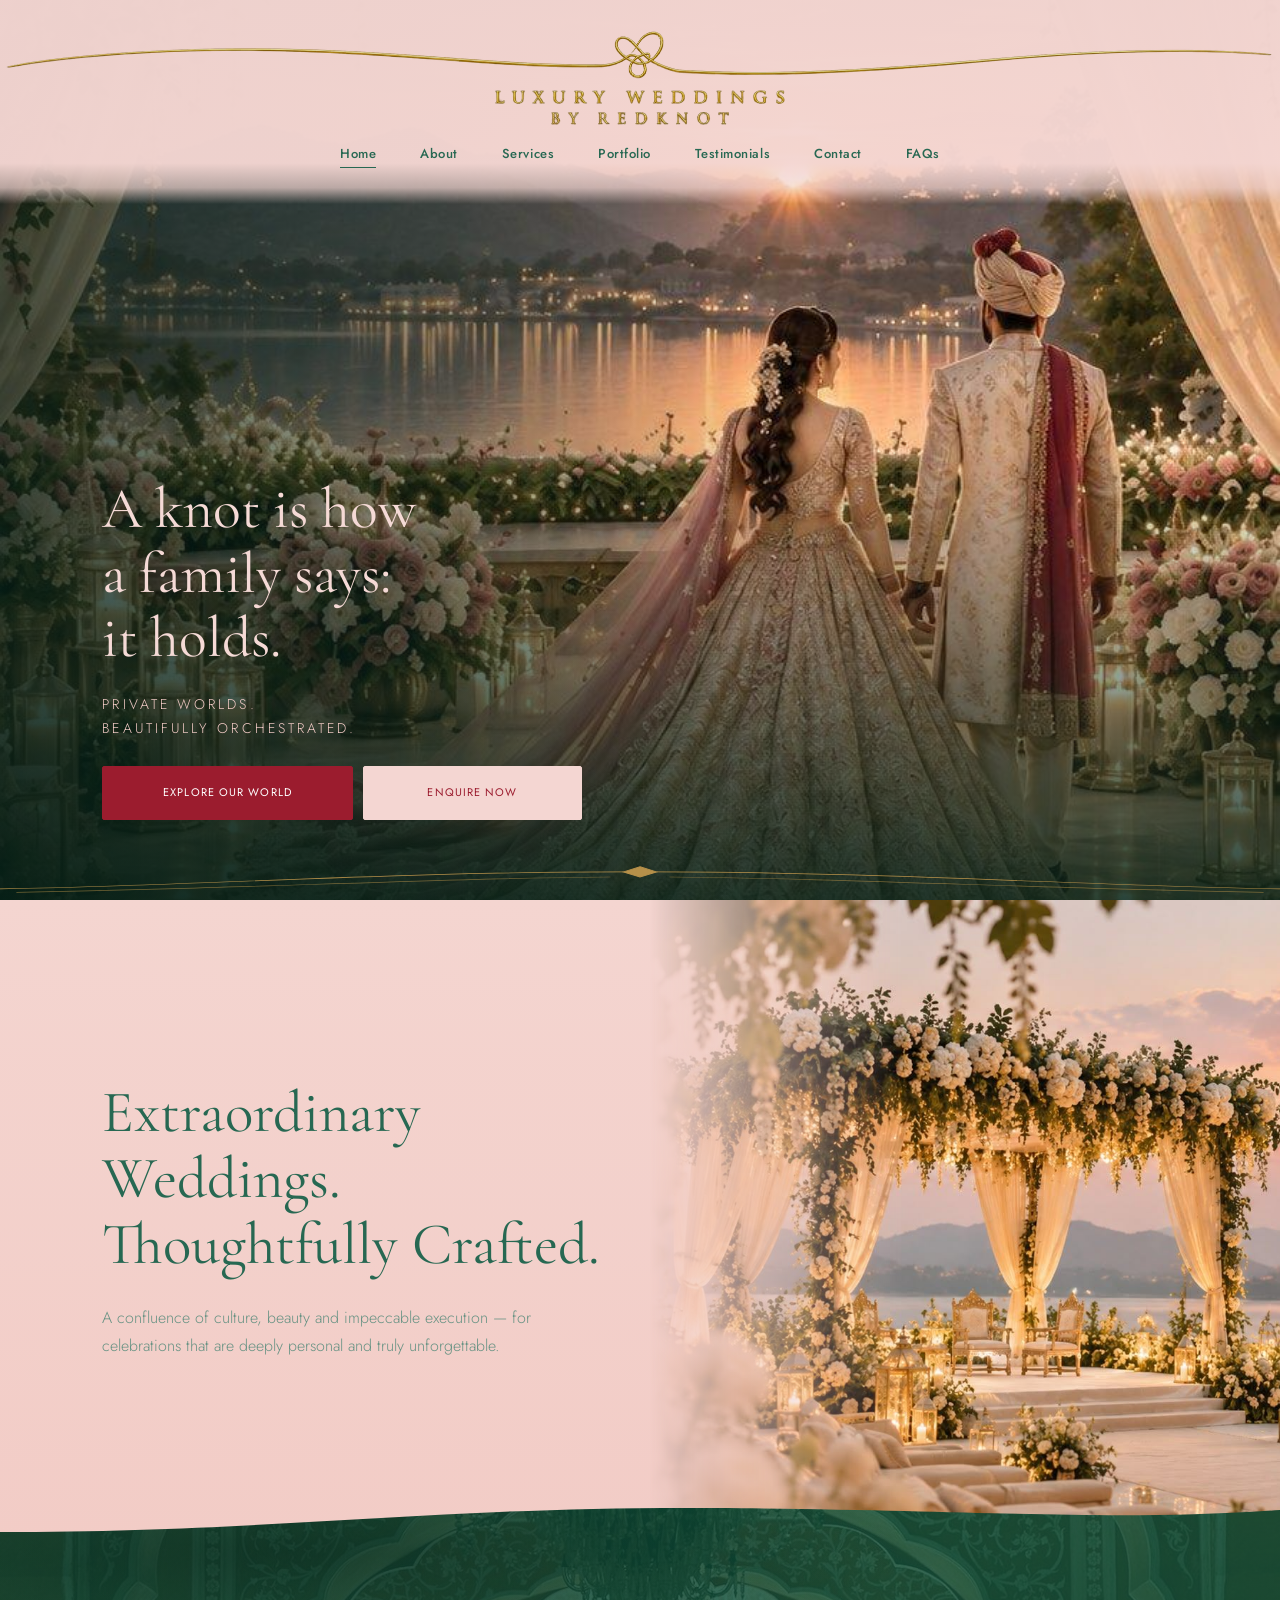
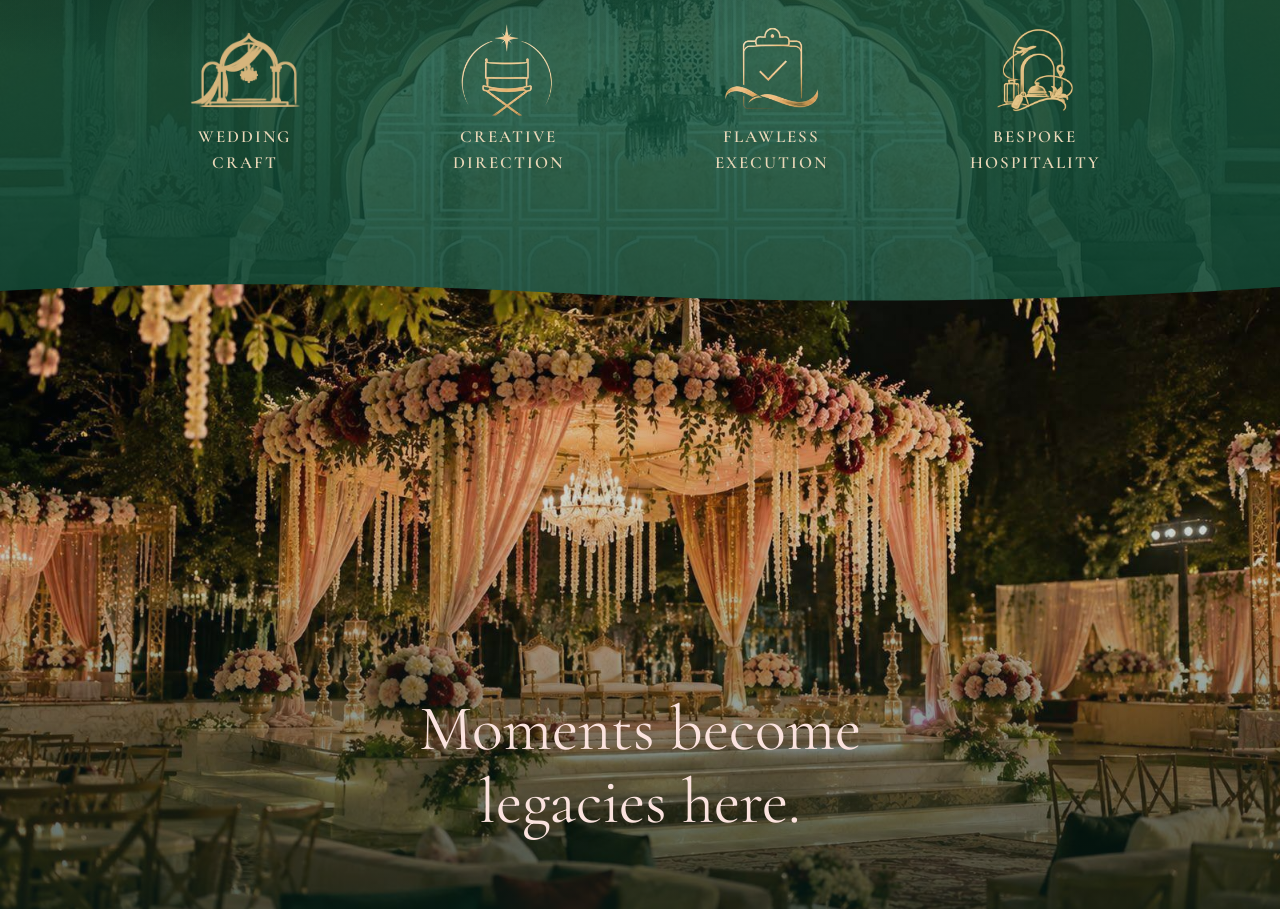
<file: site/index.html>
<!DOCTYPE html>
<html lang="en">
<head>
<meta charset="utf-8">
<meta name="viewport" content="width=device-width, initial-scale=1">
<meta name="description" content="Luxury Weddings by RedKnot — extraordinary weddings, thoughtfully crafted. Private worlds, beautifully orchestrated.">
<meta name="theme-color" content="#f4d6d2">
<title>Home | Tied Once by RedKnot</title>
<link rel="preconnect" href="https://fonts.googleapis.com">
<link rel="preconnect" href="https://fonts.gstatic.com" crossorigin>
<link href="https://fonts.googleapis.com/css2?family=Cinzel:wght@500;600;700&family=Cormorant+Garamond:ital,wght@0,300;0,400;0,500;0,600;1,300;1,400;1,500;1,600&family=Jost:wght@300;400;500&display=swap" rel="stylesheet">
<link rel="stylesheet" href="css/style.css?v=20261239">
</head>
<body class="page-index">
<header class="site-header on-hero">
  <a class="logo" href="index.html" aria-label="Luxury Weddings by RedKnot"><span class="lg-line" aria-hidden="true"><img src="assets/img/flourish-l.png?v=13" alt=""><img class="lg-k" src="assets/img/flourish-k.png?v=13" alt=""><img src="assets/img/flourish-r.png?v=13" alt=""></span><img class="lg-text" src="assets/img/logo-t1.png?v=13" alt="Luxury Weddings by RedKnot" width="580" height="28"><img class="lg-text2" src="assets/img/logo-t2.png?v=13" alt="" width="356" height="26"></a>
  <nav class="nav"><a href="index.html" class="active">Home</a><a href="about.html">About</a><a href="services.html">Services</a><a href="portfolio.html">Portfolio</a><a href="testimonials.html">Testimonials</a><a href="contact.html">Contact</a><a href="faqs.html">FAQs</a></nav>
</header>
<main>

<section class="hero hero-home"><picture><source media="(min-width:900px)" srcset="assets/img/hero-desktop.jpg"><img class="bg" src="assets/img/hero-mobile.jpg" alt=""></picture><div class="shade home-shade"></div>
  <div class="hero-in reveal">
    <h1>A knot is how<br>a family says:<br>it holds.</h1>
    <p class="kicker">PRIVATE WORLDS.<br>BEAUTIFULLY ORCHESTRATED.</p>
    <div class="btns"><a class="btn " href="about.html">EXPLORE OUR WORLD</a><a class="btn light" href="contact.html">ENQUIRE NOW</a></div>
  </div>
  <svg class="orn" viewBox="0 0 390 40" fill="none" stroke="currentColor" stroke-width=".8" preserveAspectRatio="none"><path d="M0 34C60 30 120 14 190 14M390 34C330 30 270 14 200 14"/><path d="M5 38C70 34 130 22 186 20M385 38C320 34 260 22 204 20" opacity=".6"/><path d="M195 8l5 6-5 6-5-6z" fill="currentColor"/></svg>
</section>
<section class="intro">
  <div class="intro-text reveal">
    <h2>Extraordinary<br>Weddings.<br>Thoughtfully Crafted.</h2>
    <p>A confluence of culture, beauty and impeccable execution — for celebrations that are deeply personal and truly unforgettable.</p>
  </div>
  <div class="intro-img"><img src="assets/img/intro-bg.jpg" alt=""></div>
</section>
<section class="pillars">
  <div class="reveal"><img src="assets/img/ic-craft.png" alt=""><span>WEDDING<br>CRAFT</span></div>
  <div class="reveal"><img src="assets/img/ic-creative.png?v=5" alt=""><span>CREATIVE<br>DIRECTION</span></div>
  <div class="reveal"><img src="assets/img/ic-flawless.png?v=5" alt=""><span>FLAWLESS<br>EXECUTION</span></div>
  <div class="reveal"><img src="assets/img/ic-hospitality.png" alt=""><span>BESPOKE<br>HOSPITALITY</span></div>
</section>
<section class="film film-decor"><img class="bg" src="assets/img/design-decor.jpg" alt="" loading="lazy" decoding="async"><div class="shade film-shade"></div>
  <div class="film-in reveal"><h2>Moments become<br>legacies here.</h2></div>
</section>

</main>
<script src="js/main.js?v=20261127"></script>
</body>
</html>
</file>
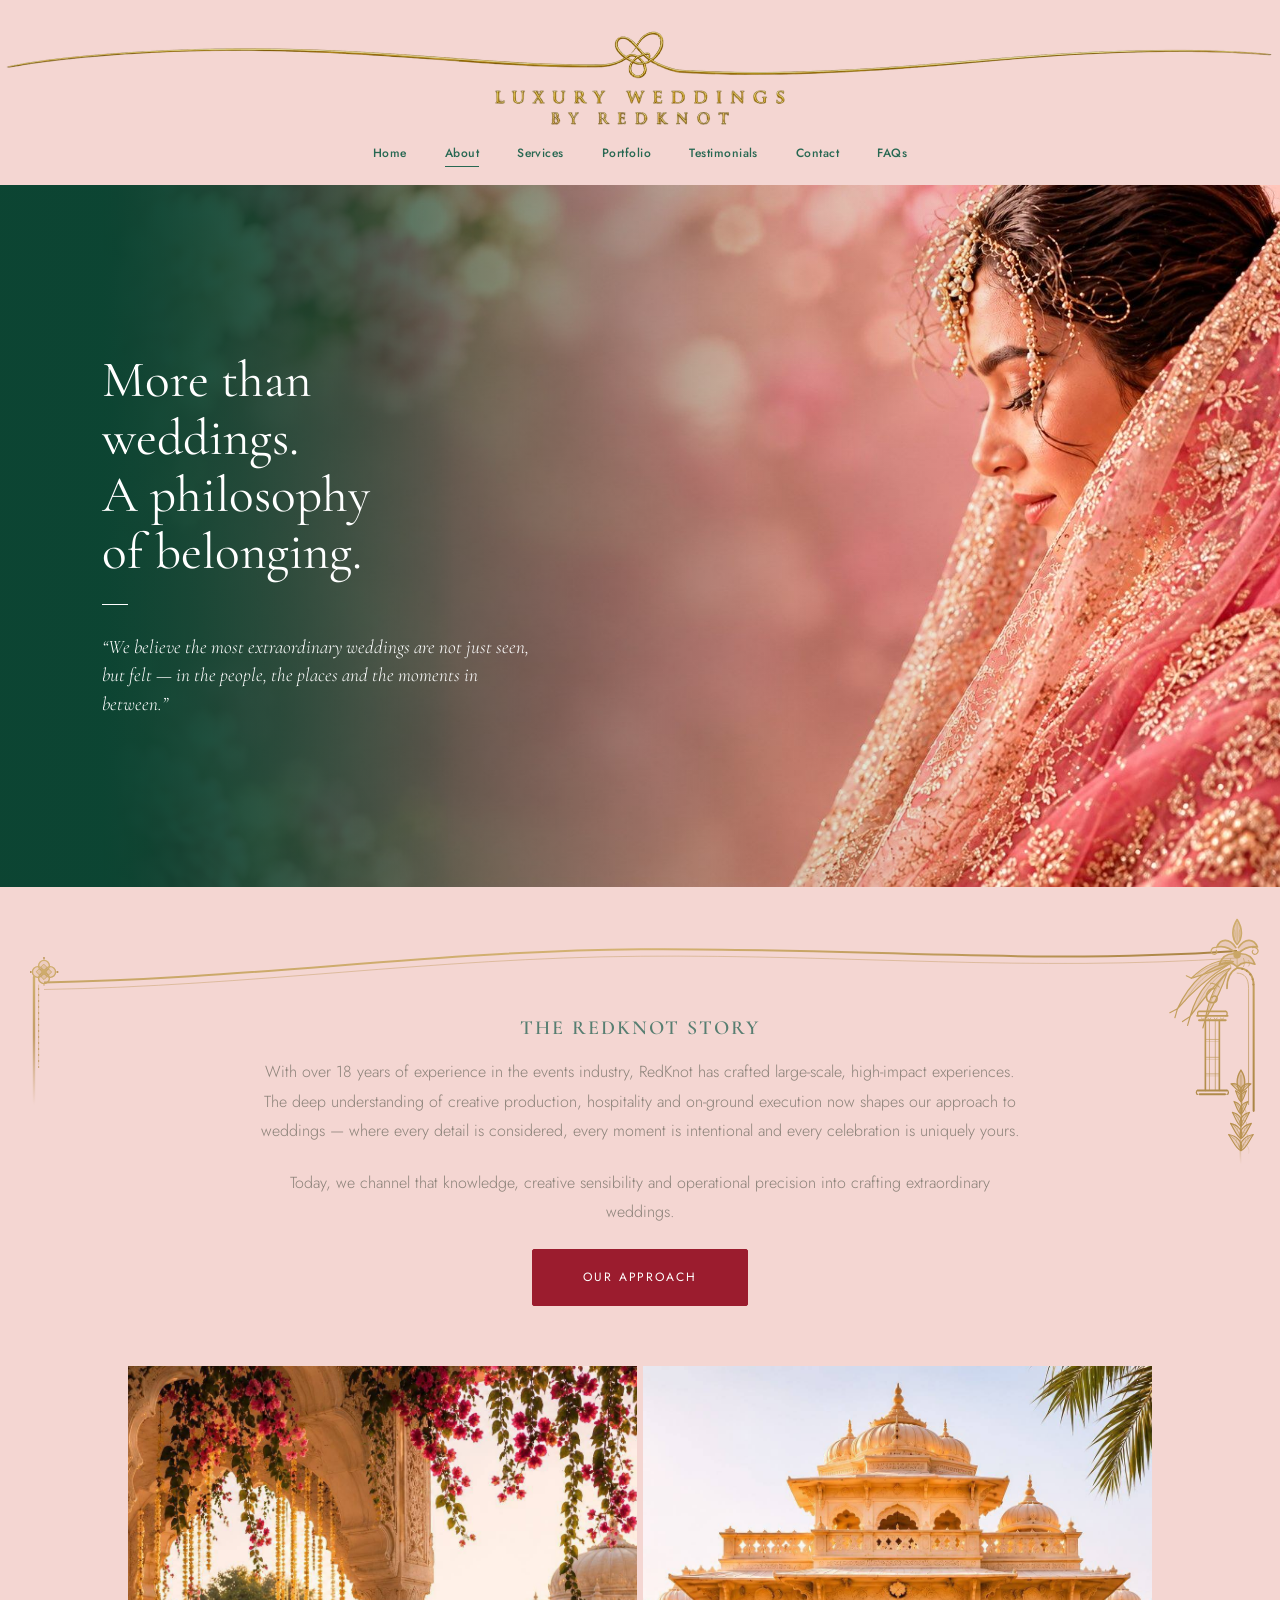
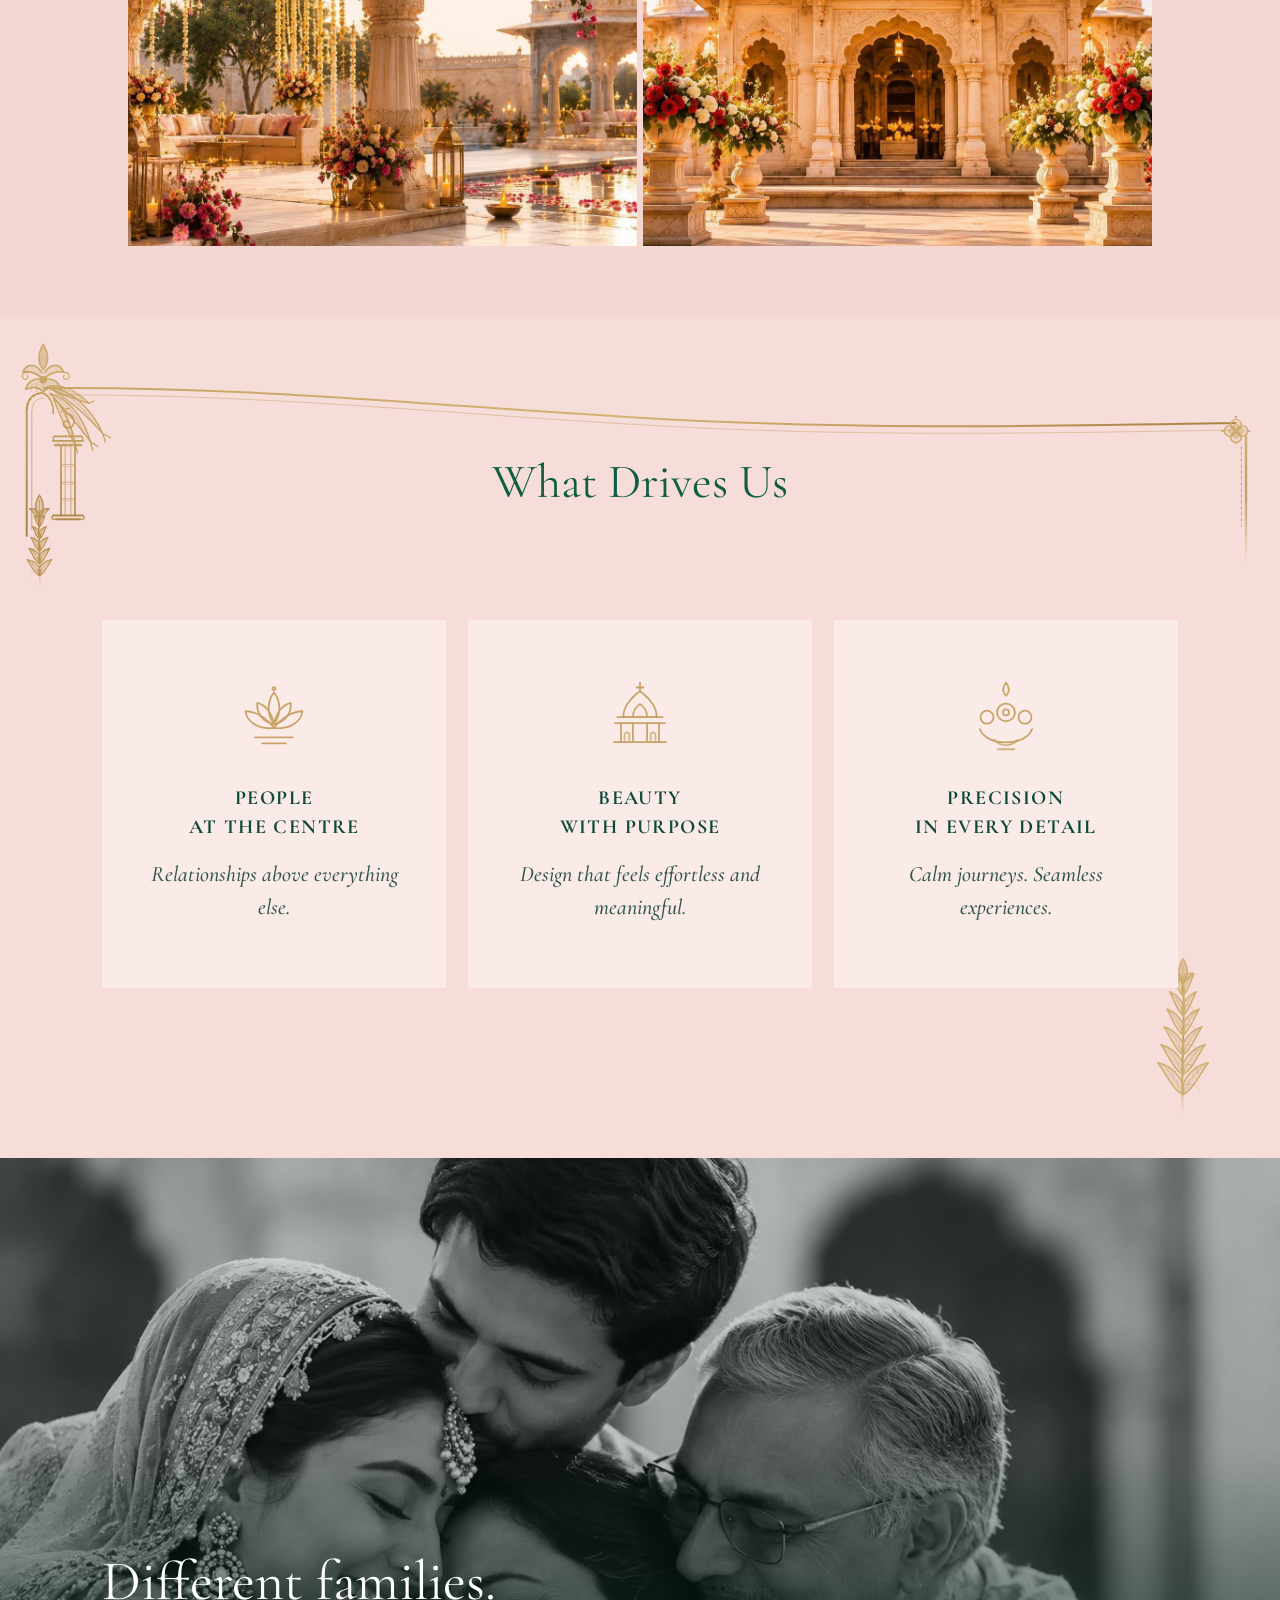
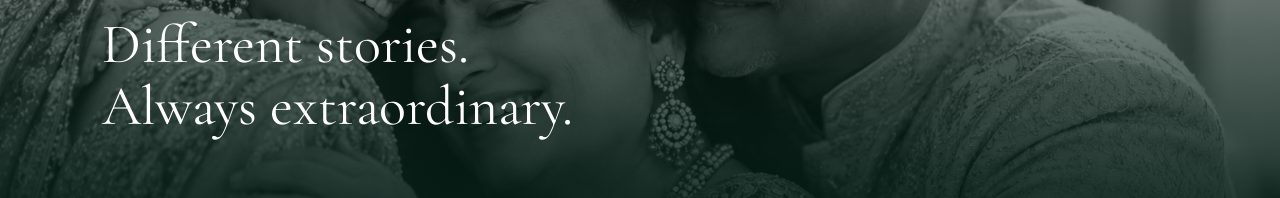
<file: site/about.html>
<!DOCTYPE html>
<html lang="en">
<head>
<meta charset="utf-8">
<meta name="viewport" content="width=device-width, initial-scale=1">
<meta name="description" content="The RedKnot story: over 18 years crafting large-scale, high-impact luxury weddings and celebrations.">
<meta name="theme-color" content="#f4d6d2">
<title>About | Tied Once by RedKnot</title>
<link rel="preconnect" href="https://fonts.googleapis.com">
<link rel="preconnect" href="https://fonts.gstatic.com" crossorigin>
<link href="https://fonts.googleapis.com/css2?family=Cinzel:wght@500;600;700&family=Cormorant+Garamond:ital,wght@0,300;0,400;0,500;0,600;1,300;1,400;1,500;1,600&family=Jost:wght@300;400;500&display=swap" rel="stylesheet">
<link rel="stylesheet" href="css/style.css?v=20261239">
</head>
<body class="page-about">
<header class="site-header">
  <a class="logo" href="index.html" aria-label="Luxury Weddings by RedKnot"><span class="lg-line" aria-hidden="true"><img src="assets/img/flourish-l.png?v=13" alt=""><img class="lg-k" src="assets/img/flourish-k.png?v=13" alt=""><img src="assets/img/flourish-r.png?v=13" alt=""></span><img class="lg-text" src="assets/img/logo-t1.png?v=13" alt="Luxury Weddings by RedKnot" width="580" height="28"><img class="lg-text2" src="assets/img/logo-t2.png?v=13" alt="" width="356" height="26"></a>
  <nav class="nav"><a href="index.html">Home</a><a href="about.html" class="active">About</a><a href="services.html">Services</a><a href="portfolio.html">Portfolio</a><a href="testimonials.html">Testimonials</a><a href="contact.html">Contact</a><a href="faqs.html">FAQs</a></nav>
</header>
<main>

<section class="hero hero-about"><img class="bg" src="assets/img/about-hero.jpg" alt=""><div class="shade maroon"></div>
  <div class="hero-in reveal"><h1>More than<br>weddings.<br>A philosophy<br>of belonging.</h1><span class="rule"></span>
  <blockquote>“We believe the most extraordinary weddings are not just seen, but felt — in the people, the places and the moments in between.”</blockquote></div>
</section>
<section class="story">
  <div class="orn orn-a" aria-hidden="true"><img class="o-knot" src="assets/img/orn-knot.svg" alt=""><img class="o-wave" src="assets/img/orn-wave-a.svg" alt=""><img class="o-arch" src="assets/img/orn-arch.svg" alt=""></div>
  <div class="story-text reveal"><h3 class="eyebrow">THE REDKNOT STORY</h3>
  <p>With over 18 years of experience in the events industry, RedKnot has crafted large-scale, high-impact experiences. The deep understanding of creative production, hospitality and on-ground execution now shapes our approach to weddings — where every detail is considered, every moment is intentional and every celebration is uniquely yours.</p><p>Today, we channel that knowledge, creative sensibility and operational precision into crafting extraordinary weddings.</p><a class="btn " href="services.html">OUR APPROACH</a></div>
  <div class="story-imgs"><img class="reveal" src="assets/img/story-1.jpg" alt=""><img class="reveal" src="assets/img/story-2.jpg" alt=""></div>
</section>
<section class="drives">
  <div class="orn orn-b" aria-hidden="true"><img class="o-arch" src="assets/img/orn-arch.svg" alt=""><img class="o-wave" src="assets/img/orn-wave-b.svg" alt=""><img class="o-knot" src="assets/img/orn-knot.svg" alt=""><img class="o-plant" src="assets/img/orn-plant.svg" alt=""></div>
  
  <h2 class="reveal">What Drives Us</h2>
  <div class="vals">
    <div class="val reveal"><svg viewBox="0 0 64 64" fill="none" stroke="currentColor" stroke-width="1.5" stroke-linecap="round" stroke-linejoin="round" aria-hidden="true"><path d="M32 12C26 20 26 31 32 39 38 31 38 20 32 12Z"/><path d="M32 39C22 37 17 29 18 21 25 23 30 29 32 39ZM32 39C42 37 47 29 46 21 39 23 34 29 32 39Z"/><path d="M32 42C18 44 9 36 8 28 17 28 26 34 32 42ZM32 42C46 44 55 36 56 28 47 28 38 34 32 42Z"/><path d="M16 50H48M22 55H42"/><circle cx="32" cy="9" r="1.2"/></svg><h4>PEOPLE<br>AT THE CENTRE</h4><p>Relationships above everything else.</p></div>
    <div class="val reveal"><svg viewBox="0 0 64 64" fill="none" stroke="currentColor" stroke-width="1.5" stroke-linecap="round" stroke-linejoin="round" aria-hidden="true"><path d="M32 4V11M29 8H35"/><path d="M32 11C22 19 18 25 18 33H46C46 25 42 19 32 11Z"/><path d="M26 33C26 28 29 24 32 22 35 24 38 28 38 33"/><path d="M13 33H51M11 38H53"/><path d="M16 38V54M26 38V54M38 38V54M48 38V54M10 54H54"/><path d="M19 54V48C19 45 23 45 23 48V54M41 54V48C41 45 45 45 45 48V54" opacity=".7"/></svg><h4>BEAUTY<br>WITH PURPOSE</h4><p>Design that feels effortless and meaningful.</p></div>
    <div class="val reveal"><svg viewBox="0 0 64 64" fill="none" stroke="currentColor" stroke-width="1.5" stroke-linecap="round" stroke-linejoin="round" aria-hidden="true"><path d="M32 4C29 8 29 12 32 15 35 12 35 8 32 4Z"/><circle cx="32" cy="29" r="7.5"/><circle cx="32" cy="29" r="2.5"/><circle cx="16" cy="33" r="5.5"/><circle cx="48" cy="33" r="5.5"/><path d="M10 43C15 58 49 58 54 43"/><path d="M22 52C27 58 37 58 42 52M25 60H39" opacity=".8"/></svg><h4>PRECISION<br>IN EVERY DETAIL</h4><p>Calm journeys. Seamless experiences.</p></div>
  </div>
</section>
<section class="closer bw"><img class="bg" src="assets/img/family-closer.jpg" alt="" loading="lazy" decoding="async"><div class="shade"></div>
  <h2 class="reveal">Different families.<br>Different stories.<br>Always extraordinary.</h2>
</section>
</main>
<script src="js/main.js?v=20261127"></script>
</body>
</html>
</file>
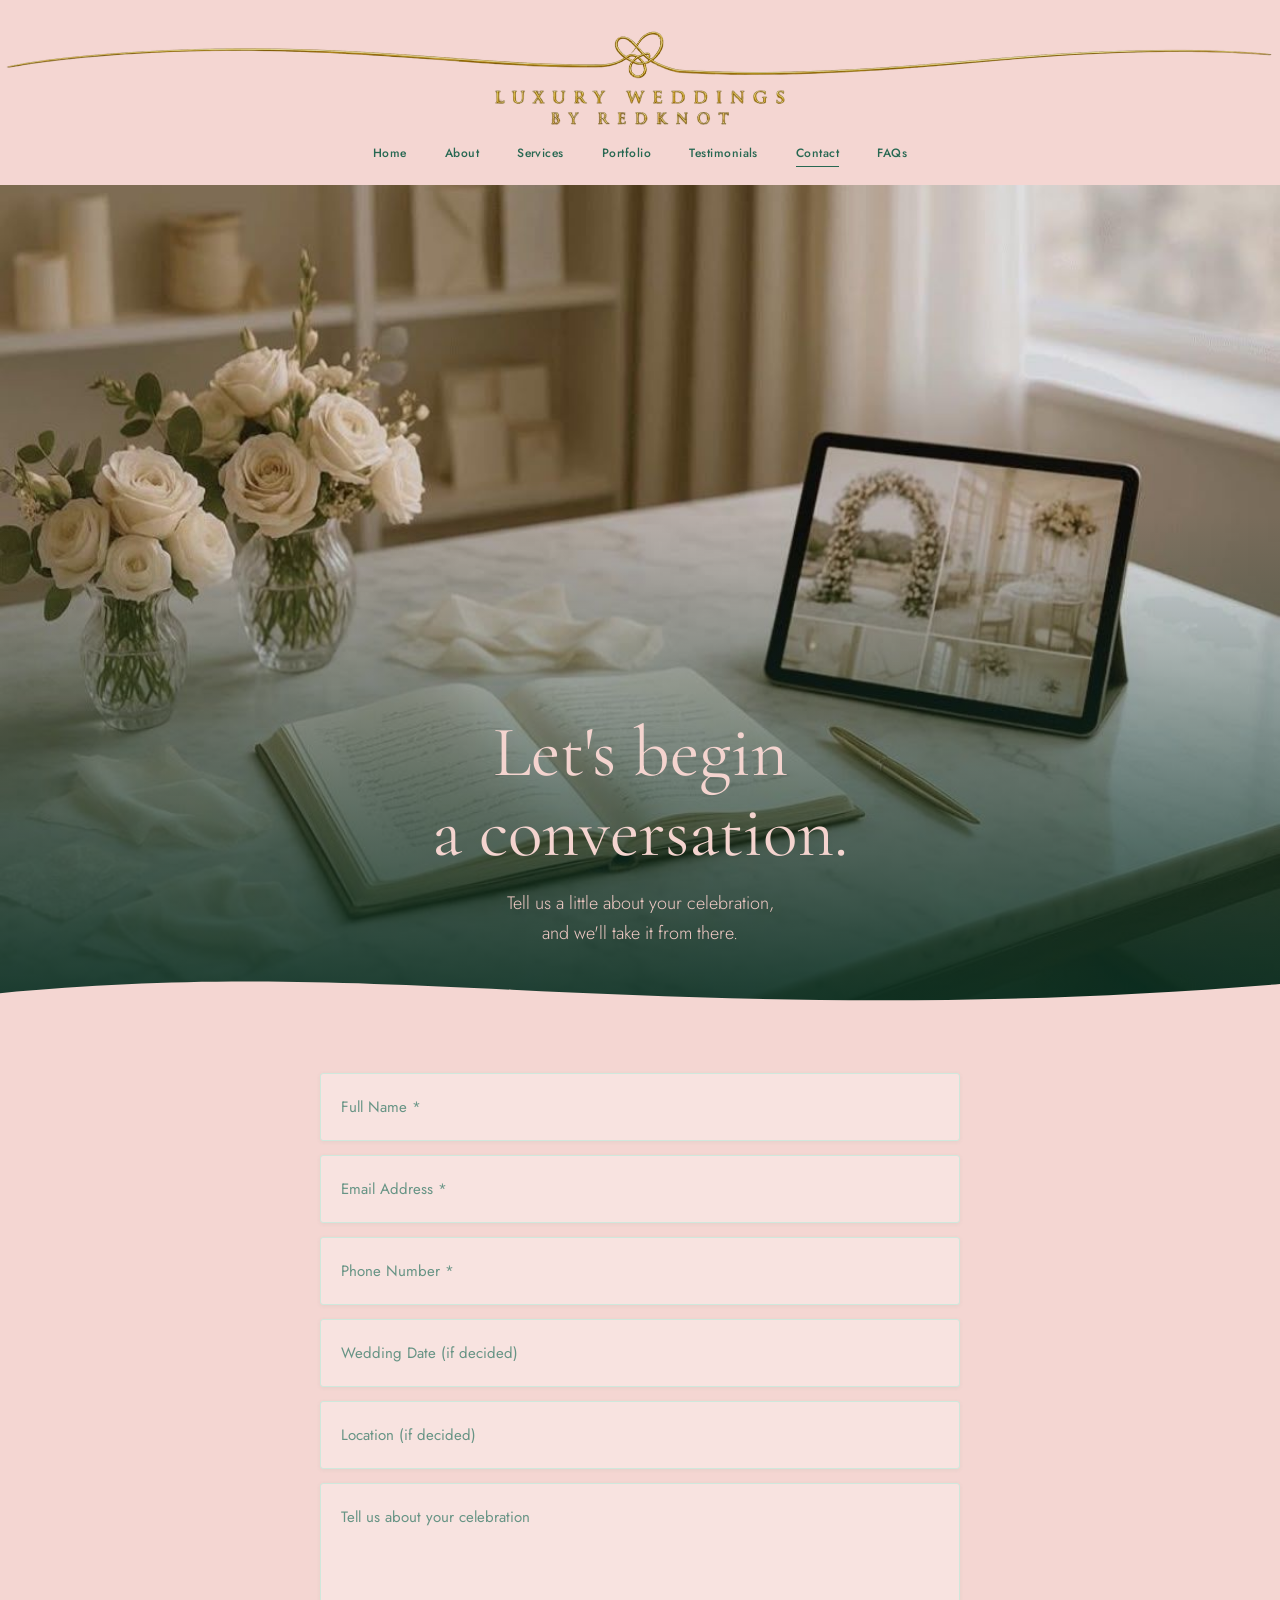
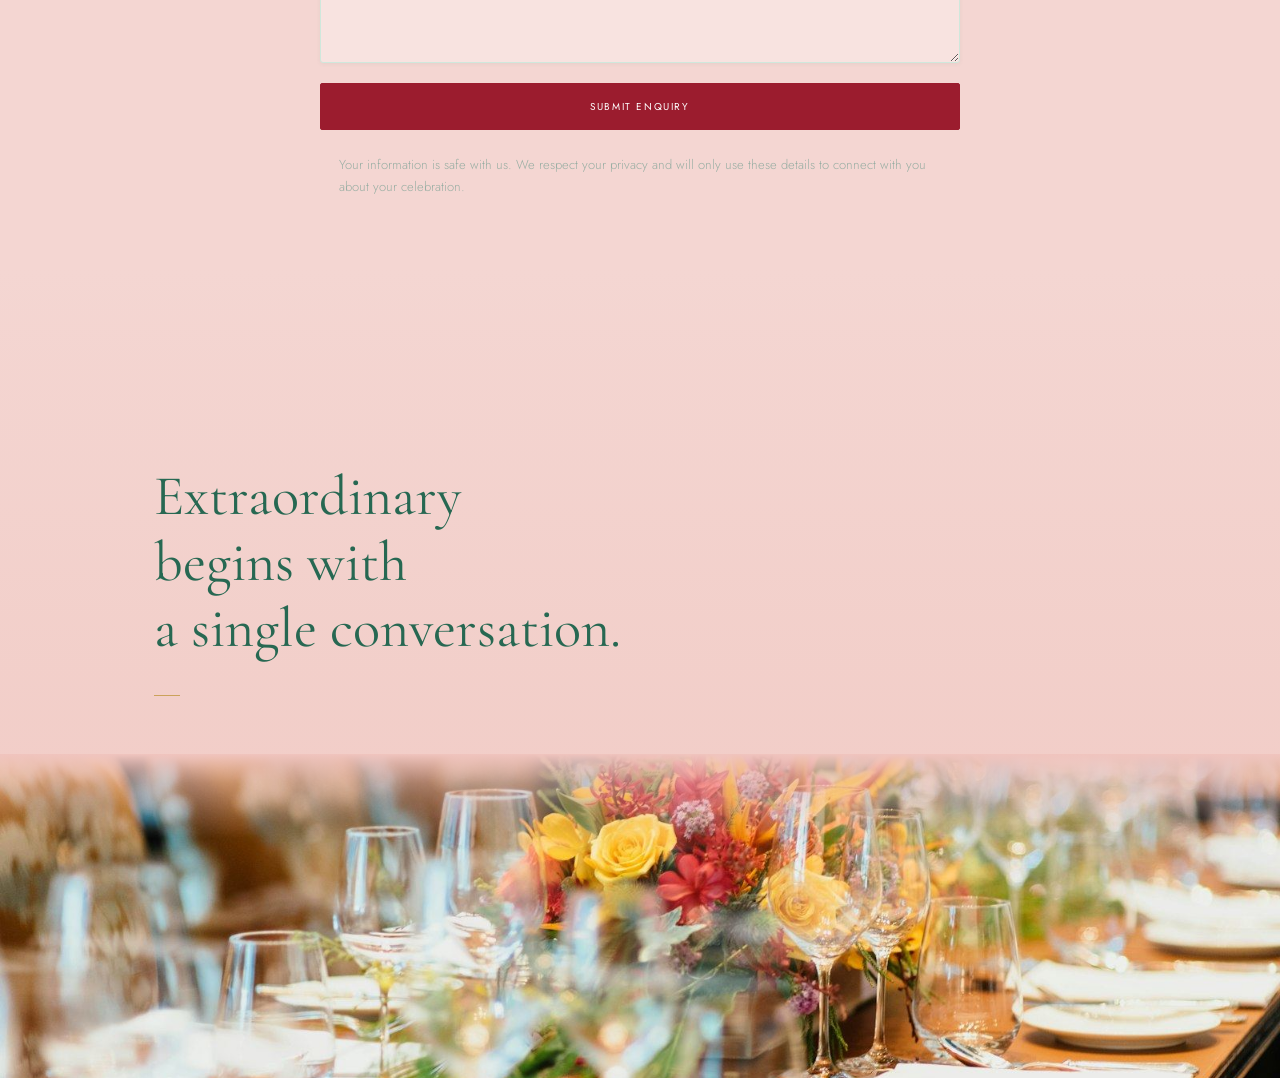
<file: site/contact.html>
<!DOCTYPE html>
<html lang="en">
<head>
<meta charset="utf-8">
<meta name="viewport" content="width=device-width, initial-scale=1">
<meta name="description" content="Begin a conversation about your celebration with Luxury Weddings by RedKnot.">
<meta name="theme-color" content="#f4d6d2">
<title>Contact | Tied Once by RedKnot</title>
<link rel="preconnect" href="https://fonts.googleapis.com">
<link rel="preconnect" href="https://fonts.gstatic.com" crossorigin>
<link href="https://fonts.googleapis.com/css2?family=Cinzel:wght@500;600;700&family=Cormorant+Garamond:ital,wght@0,300;0,400;0,500;0,600;1,300;1,400;1,500;1,600&family=Jost:wght@300;400;500&display=swap" rel="stylesheet">
<link rel="stylesheet" href="css/style.css?v=20261239">
</head>
<body class="page-contact">
<header class="site-header">
  <a class="logo" href="index.html" aria-label="Luxury Weddings by RedKnot"><span class="lg-line" aria-hidden="true"><img src="assets/img/flourish-l.png?v=13" alt=""><img class="lg-k" src="assets/img/flourish-k.png?v=13" alt=""><img src="assets/img/flourish-r.png?v=13" alt=""></span><img class="lg-text" src="assets/img/logo-t1.png?v=13" alt="Luxury Weddings by RedKnot" width="580" height="28"><img class="lg-text2" src="assets/img/logo-t2.png?v=13" alt="" width="356" height="26"></a>
  <nav class="nav"><a href="index.html">Home</a><a href="about.html">About</a><a href="services.html">Services</a><a href="portfolio.html">Portfolio</a><a href="testimonials.html">Testimonials</a><a href="contact.html" class="active">Contact</a><a href="faqs.html">FAQs</a></nav>
</header>
<main>

<section class="hero hero-contact"><img class="bg" src="assets/img/contact-hero-m.jpg" srcset="assets/img/contact-hero-m.jpg 900w, assets/img/contact-hero.jpg 1206w" sizes="100vw" alt="A marble desk with white roses, a handwritten planning book and a tablet showing wedding décor ideas" fetchpriority="high" width="1206" height="796"><div class="shade"></div>
  <div class="hero-in reveal"><h1>Let's begin<br>a conversation.</h1><p>Tell us a little about your celebration,<br>and we'll take it from there.</p></div>
</section>
<section class="form-wrap">
  <form class="enq" id="enq" novalidate>
    <input type="text" name="_honey" tabindex="-1" autocomplete="off" aria-hidden="true" style="position:absolute;left:-9999px;opacity:0;height:0;width:0">
    <input type="text" name="name" placeholder="Full Name *" required>
    <input type="email" name="email" placeholder="Email Address *" required>
    <input type="tel" name="phone" placeholder="Phone Number *" required>
    <input type="text" name="date" placeholder="Wedding Date (if decided)">
    <input type="text" name="location" placeholder="Location (if decided)">
    <textarea name="message" placeholder="Tell us about your celebration"></textarea>
    <button type="submit" class="btn wide">SUBMIT ENQUIRY</button>
    <p class="note">Your information is safe with us. We respect your privacy and will only use these details to connect with you about your celebration.</p>
    <p class="thanks" hidden>Thank you — we will be in touch shortly.</p>
    <p class="form-error" hidden role="alert">Sorry, we could not send your enquiry. Please try again, or email us directly at <a href="mailto:events@redknot.co.in">events@redknot.co.in</a>.</p>
  </form>
</section>
<section class="contact-end"><h2 class="reveal">Extraordinary<br>begins with<br>a single conversation.</h2><span class="rule"></span><div class="ce-img"><img src="assets/img/flowers.jpg" alt=""><div class="fade"></div></div></section>
</main>
<script src="js/main.js?v=20261127"></script>
</body>
</html>
</file>
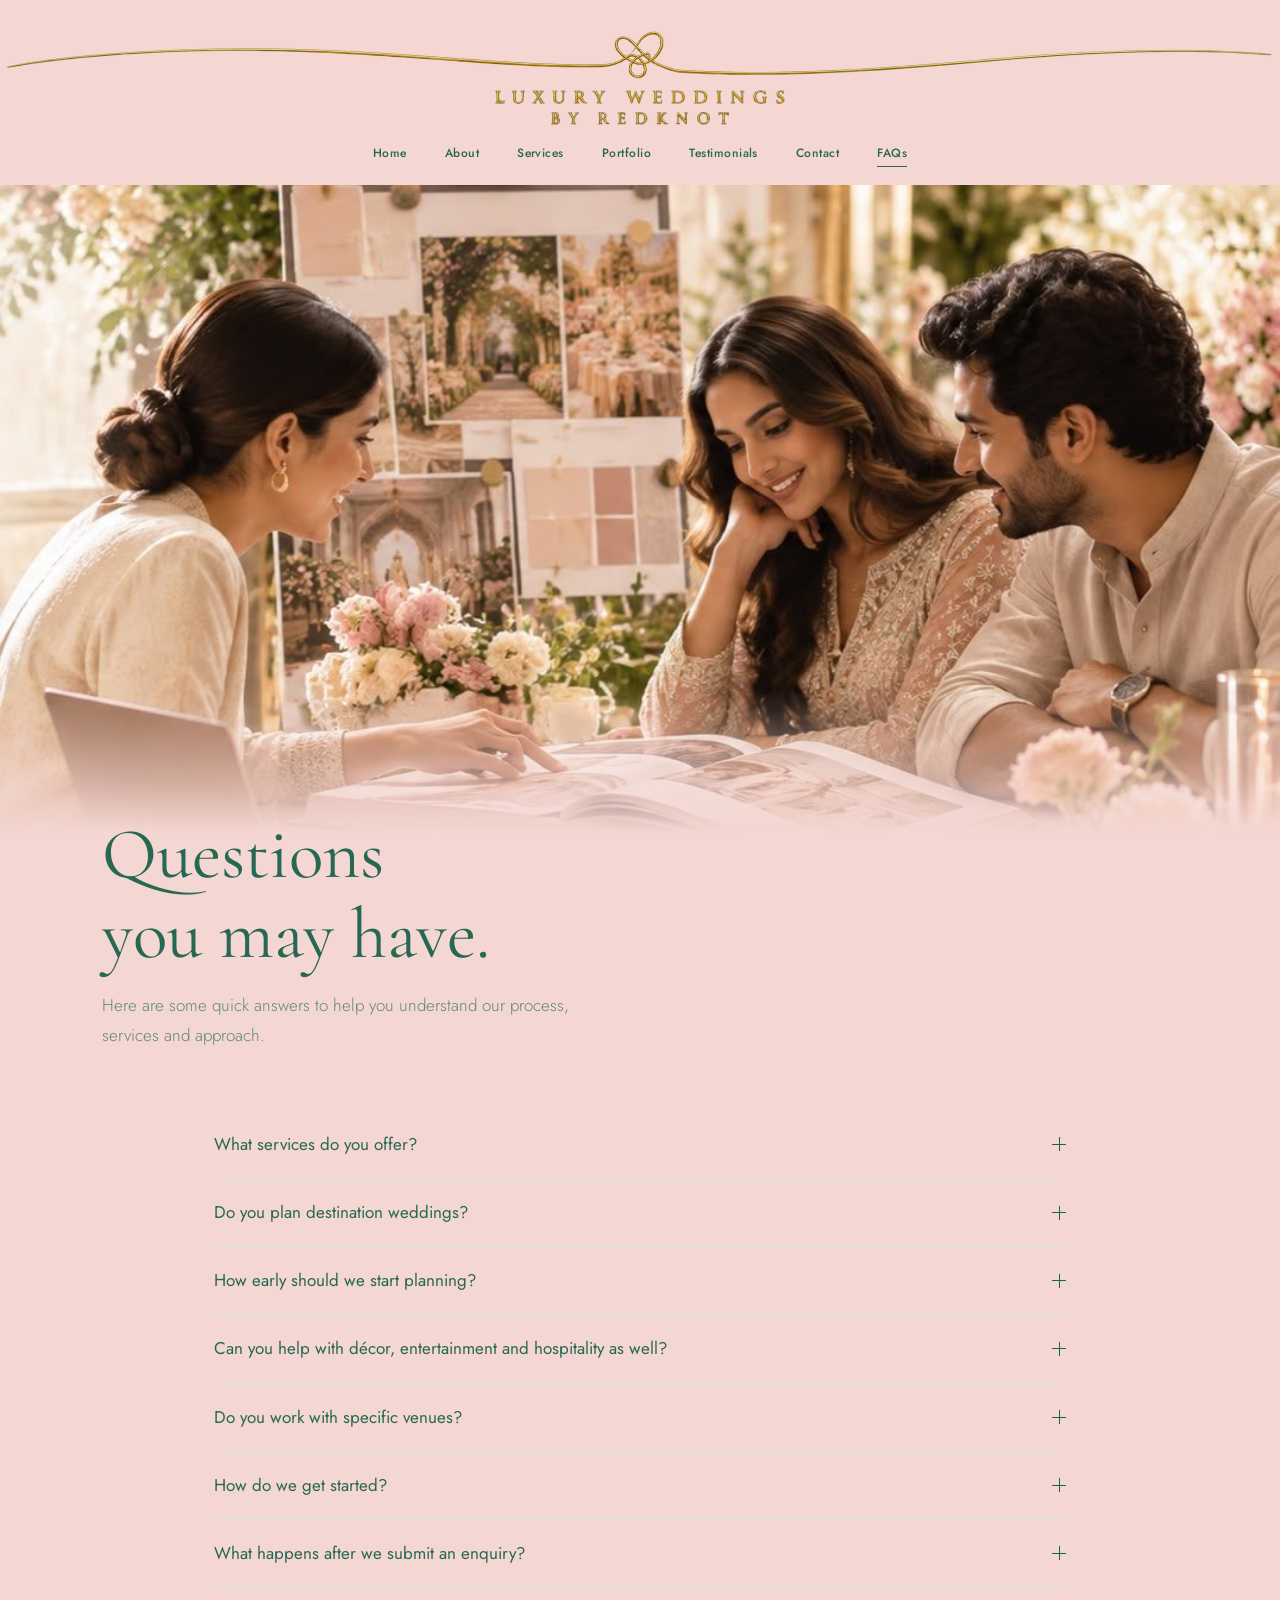
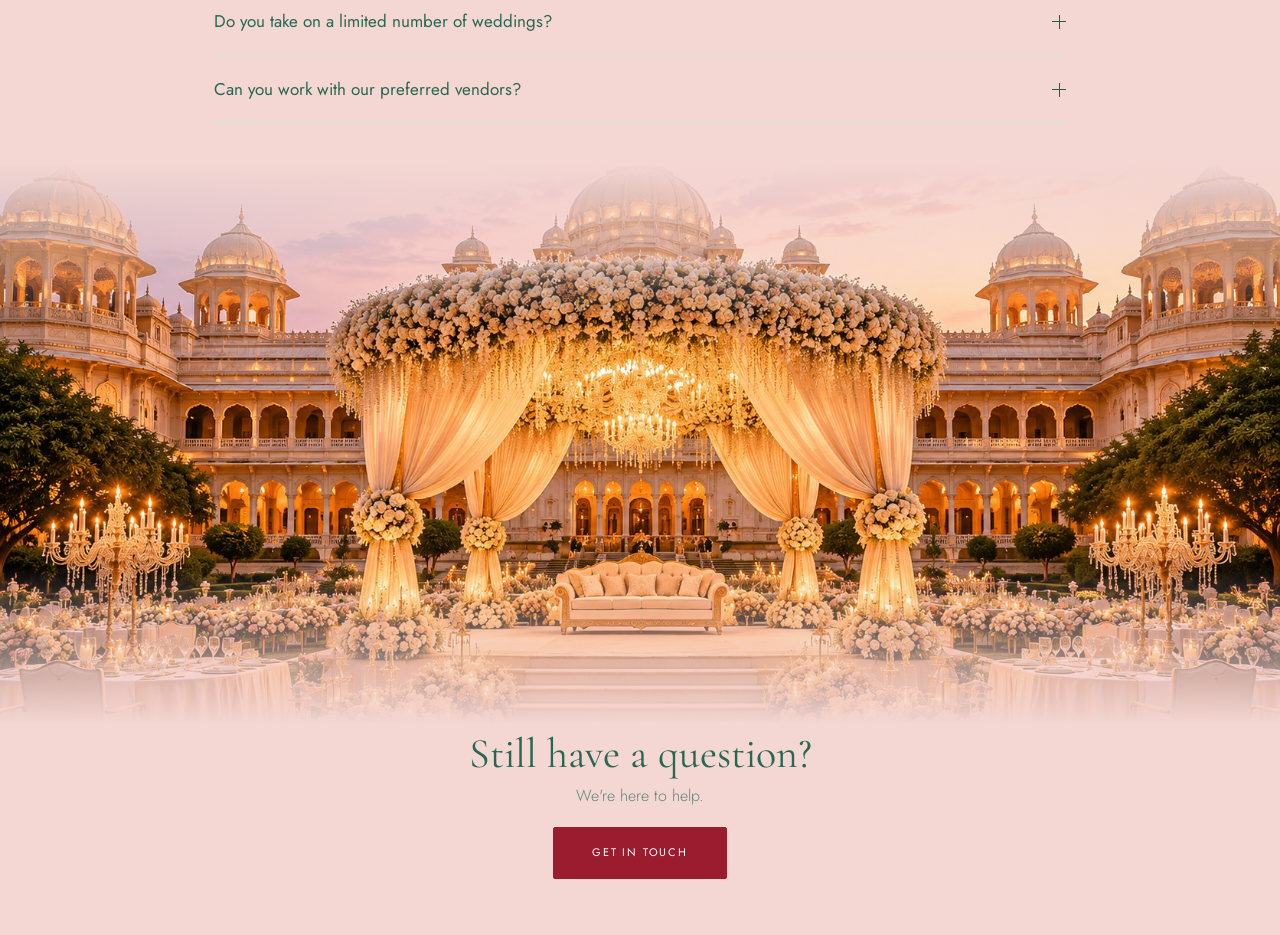
<file: site/faqs.html>
<!DOCTYPE html>
<html lang="en">
<head>
<meta charset="utf-8">
<meta name="viewport" content="width=device-width, initial-scale=1">
<meta name="description" content="Answers to common questions about planning a luxury wedding with RedKnot.">
<meta name="theme-color" content="#f4d6d2">
<title>FAQs | Tied Once by RedKnot</title>
<link rel="preconnect" href="https://fonts.googleapis.com">
<link rel="preconnect" href="https://fonts.gstatic.com" crossorigin>
<link href="https://fonts.googleapis.com/css2?family=Cinzel:wght@500;600;700&family=Cormorant+Garamond:ital,wght@0,300;0,400;0,500;0,600;1,300;1,400;1,500;1,600&family=Jost:wght@300;400;500&display=swap" rel="stylesheet">
<link rel="stylesheet" href="css/style.css?v=20261239">
</head>
<body class="page-faqs">
<header class="site-header">
  <a class="logo" href="index.html" aria-label="Luxury Weddings by RedKnot"><span class="lg-line" aria-hidden="true"><img src="assets/img/flourish-l.png?v=13" alt=""><img class="lg-k" src="assets/img/flourish-k.png?v=13" alt=""><img src="assets/img/flourish-r.png?v=13" alt=""></span><img class="lg-text" src="assets/img/logo-t1.png?v=13" alt="Luxury Weddings by RedKnot" width="580" height="28"><img class="lg-text2" src="assets/img/logo-t2.png?v=13" alt="" width="356" height="26"></a>
  <nav class="nav"><a href="index.html">Home</a><a href="about.html">About</a><a href="services.html">Services</a><a href="portfolio.html">Portfolio</a><a href="testimonials.html">Testimonials</a><a href="contact.html">Contact</a><a href="faqs.html" class="active">FAQs</a></nav>
</header>
<main>

<section class="faq-hero"><div class="faq-img"><img src="assets/img/faq-hero-m.jpg" srcset="assets/img/faq-hero-m.jpg 760w, assets/img/faq-hero.jpg 1076w" sizes="100vw" alt="A planner shows a couple a wedding album and mood board" fetchpriority="high" width="1076" height="941"><div class="fade b"></div></div>
  <div class="faq-head reveal"><h1>Questions<br>you may have.</h1><p>Here are some quick answers to help you understand our process, services and approach.</p></div>
</section>
<section class="faq-list">
<details class="faq reveal"><summary>What services do you offer?<i></i></summary><p>We offer creative direction, planning and production, design and décor, destination management, hospitality and guest experience, and entertainment and celebrity management.</p></details>
<details class="faq reveal"><summary>Do you plan destination weddings?<i></i></summary><p>Yes. Our destination management service covers logistics, travel and on-ground coordination.</p></details>
<details class="faq reveal"><summary>How early should we start planning?<i></i></summary><p>The earlier the better. Reach out as soon as you have an idea of your celebration, and we will guide you from there.</p></details>
<details class="faq reveal"><summary>Can you help with décor, entertainment and hospitality as well?<i></i></summary><p>Yes. Design and décor, entertainment and guest hospitality are part of our services.</p></details>
<details class="faq reveal"><summary>Do you work with specific venues?<i></i></summary><p>We work with venues that suit your story and vision, in India and beyond.</p></details>
<details class="faq reveal"><summary>How do we get started?<i></i></summary><p>Share a little about your celebration through our enquiry form and we will take it from there.</p></details>
<details class="faq reveal"><summary>What happens after we submit an enquiry?<i></i></summary><p>Our team will connect with you to understand your celebration and discuss next steps.</p></details>
<details class="faq reveal"><summary>Do you take on a limited number of weddings?<i></i></summary><p>Please get in touch with us to discuss availability for your dates.</p></details>
<details class="faq reveal"><summary>Can you work with our preferred vendors?<i></i></summary><p>Please share your preferences with us and we will discuss how best to bring them together.</p></details>
</section>
<section class="faq-end"><div class="fe-img"><img src="assets/img/faq-end-m.jpg" srcset="assets/img/faq-end-m.jpg 900w, assets/img/faq-end.jpg 1672w" sizes="100vw" alt="" loading="lazy" decoding="async"><div class="fade"></div></div>
  <div class="fe-t reveal"><h2>Still have a question?</h2><p>We're here to help.</p><a class="btn " href="contact.html">GET IN TOUCH</a></div></section>
</main>
<script src="js/main.js?v=20261127"></script>
</body>
</html>
</file>
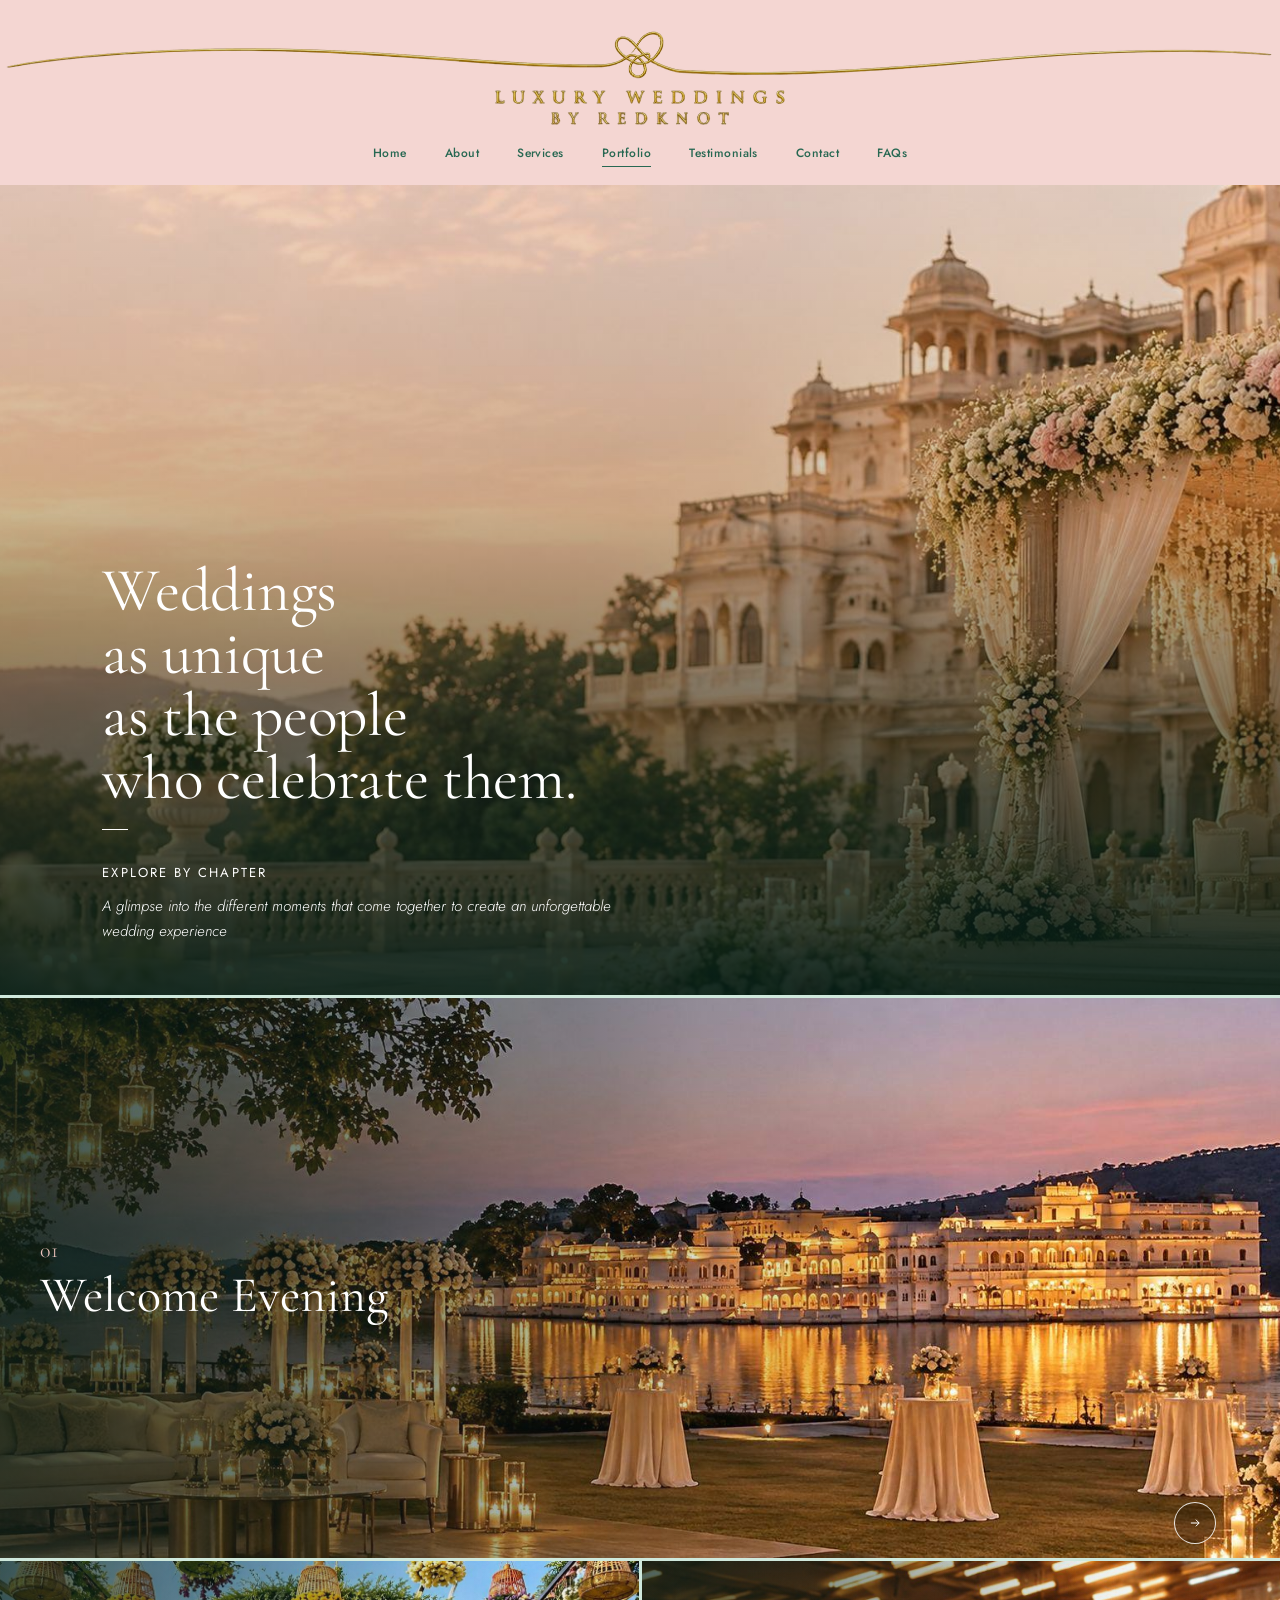
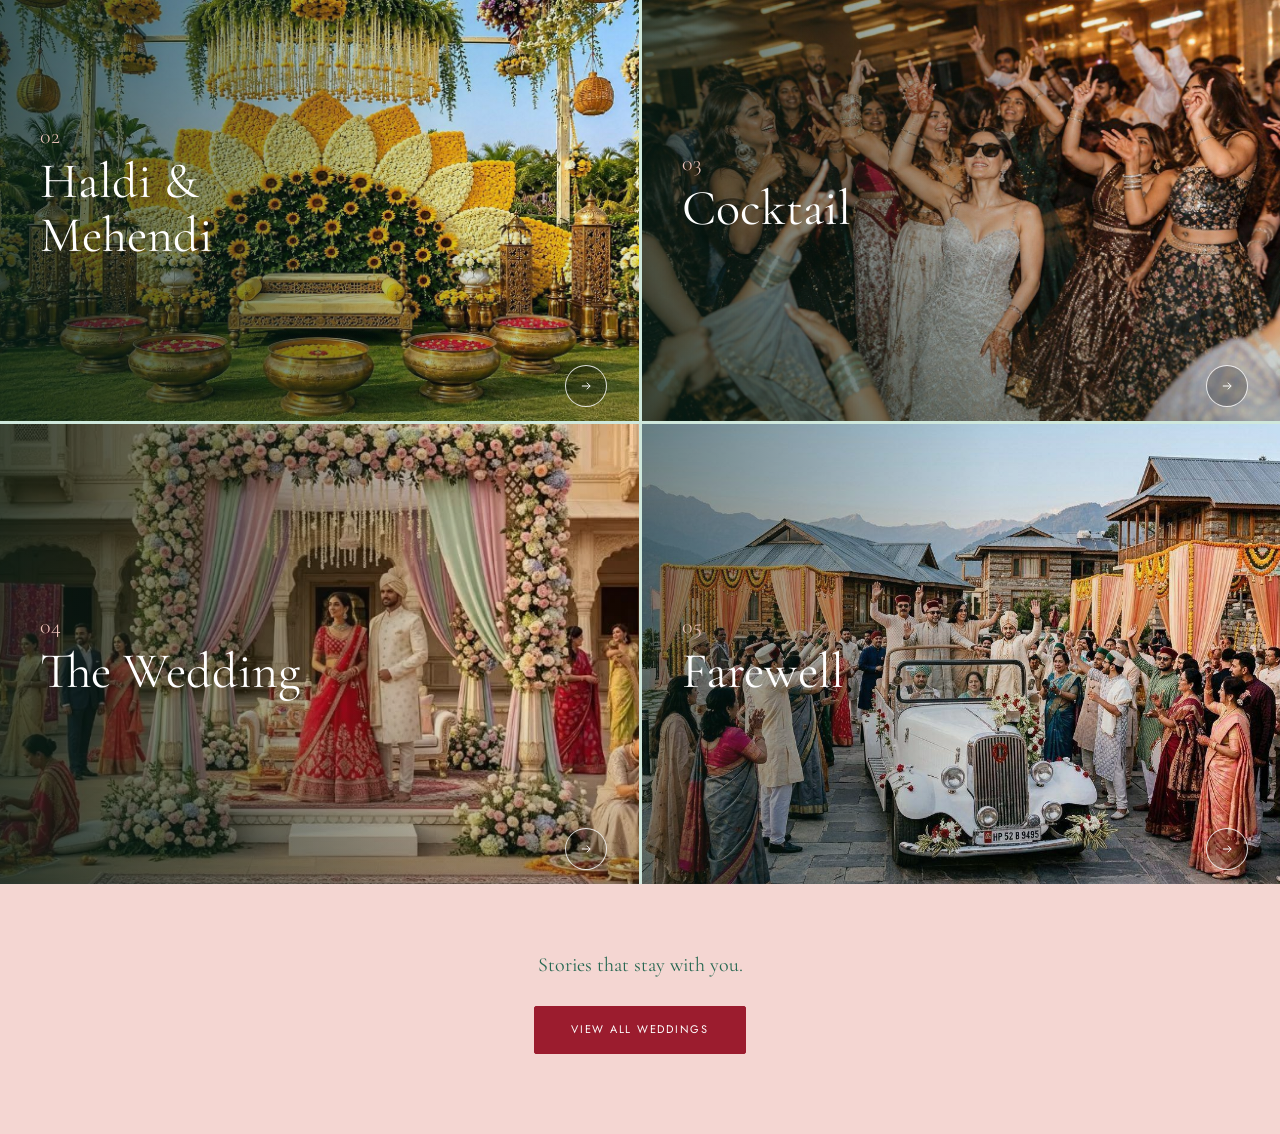
<file: site/portfolio.html>
<!DOCTYPE html>
<html lang="en">
<head>
<meta charset="utf-8">
<meta name="viewport" content="width=device-width, initial-scale=1">
<meta name="description" content="A glimpse into the moments that come together to create an unforgettable luxury wedding experience.">
<meta name="theme-color" content="#f4d6d2">
<title>Portfolio | Tied Once by RedKnot</title>
<link rel="preconnect" href="https://fonts.googleapis.com">
<link rel="preconnect" href="https://fonts.gstatic.com" crossorigin>
<link href="https://fonts.googleapis.com/css2?family=Cinzel:wght@500;600;700&family=Cormorant+Garamond:ital,wght@0,300;0,400;0,500;0,600;1,300;1,400;1,500;1,600&family=Jost:wght@300;400;500&display=swap" rel="stylesheet">
<link rel="stylesheet" href="css/style.css?v=20261239">
</head>
<body class="page-portfolio">
<header class="site-header">
  <a class="logo" href="index.html" aria-label="Luxury Weddings by RedKnot"><span class="lg-line" aria-hidden="true"><img src="assets/img/flourish-l.png?v=13" alt=""><img class="lg-k" src="assets/img/flourish-k.png?v=13" alt=""><img src="assets/img/flourish-r.png?v=13" alt=""></span><img class="lg-text" src="assets/img/logo-t1.png?v=13" alt="Luxury Weddings by RedKnot" width="580" height="28"><img class="lg-text2" src="assets/img/logo-t2.png?v=13" alt="" width="356" height="26"></a>
  <nav class="nav"><a href="index.html">Home</a><a href="about.html">About</a><a href="services.html">Services</a><a href="portfolio.html" class="active">Portfolio</a><a href="testimonials.html">Testimonials</a><a href="contact.html">Contact</a><a href="faqs.html">FAQs</a></nav>
</header>
<main>

<section class="hero hero-port"><img class="bg" src="assets/img/portfolio-hero.jpg" alt=""><div class="shade"></div>
  <div class="hero-in reveal"><h1>Weddings<br>as unique<br>as the people<br>who celebrate them.</h1><span class="rule"></span></div>
  <div class="explore reveal"><p class="kicker sm">EXPLORE BY CHAPTER</p><p class="sub">A glimpse into the different moments that come together to create an unforgettable wedding experience</p></div>
</section>
<section class="chapters">
<a class="chapter reveal" href="contact.html"><img src="assets/img/welcome-evening.jpg" alt=""><div class="shade"></div><div class="ch-t"><span>01</span><h3>Welcome Evening</h3></div><span class="arrow"><svg viewBox="0 0 24 24" fill="none" stroke="currentColor" stroke-width="1.2"><path d="M7 12h10M13 8l4 4-4 4"/></svg></span></a>
<a class="chapter reveal" href="contact.html"><img src="assets/img/haldi.jpg" alt=""><div class="shade"></div><div class="ch-t"><span>02</span><h3>Haldi & Mehendi</h3></div><span class="arrow"><svg viewBox="0 0 24 24" fill="none" stroke="currentColor" stroke-width="1.2"><path d="M7 12h10M13 8l4 4-4 4"/></svg></span></a>
<a class="chapter reveal" href="contact.html"><img src="assets/img/cocktail.jpg" alt=""><div class="shade"></div><div class="ch-t"><span>03</span><h3>Cocktail</h3></div><span class="arrow"><svg viewBox="0 0 24 24" fill="none" stroke="currentColor" stroke-width="1.2"><path d="M7 12h10M13 8l4 4-4 4"/></svg></span></a>
<a class="chapter reveal" href="contact.html"><img src="assets/img/wedding.jpg" alt=""><div class="shade"></div><div class="ch-t"><span>04</span><h3>The Wedding</h3></div><span class="arrow"><svg viewBox="0 0 24 24" fill="none" stroke="currentColor" stroke-width="1.2"><path d="M7 12h10M13 8l4 4-4 4"/></svg></span></a>
<a class="chapter reveal" href="contact.html"><img src="assets/img/farewell.jpg" alt=""><div class="shade"></div><div class="ch-t"><span>05</span><h3>Farewell</h3></div><span class="arrow"><svg viewBox="0 0 24 24" fill="none" stroke="currentColor" stroke-width="1.2"><path d="M7 12h10M13 8l4 4-4 4"/></svg></span></a>
</section>
<section class="cta-block sm"><h2 class="reveal">Stories that stay with you.</h2><a class="btn " href="contact.html">VIEW ALL WEDDINGS</a></section>
</main>
<script src="js/main.js?v=20261127"></script>
</body>
</html>
</file>
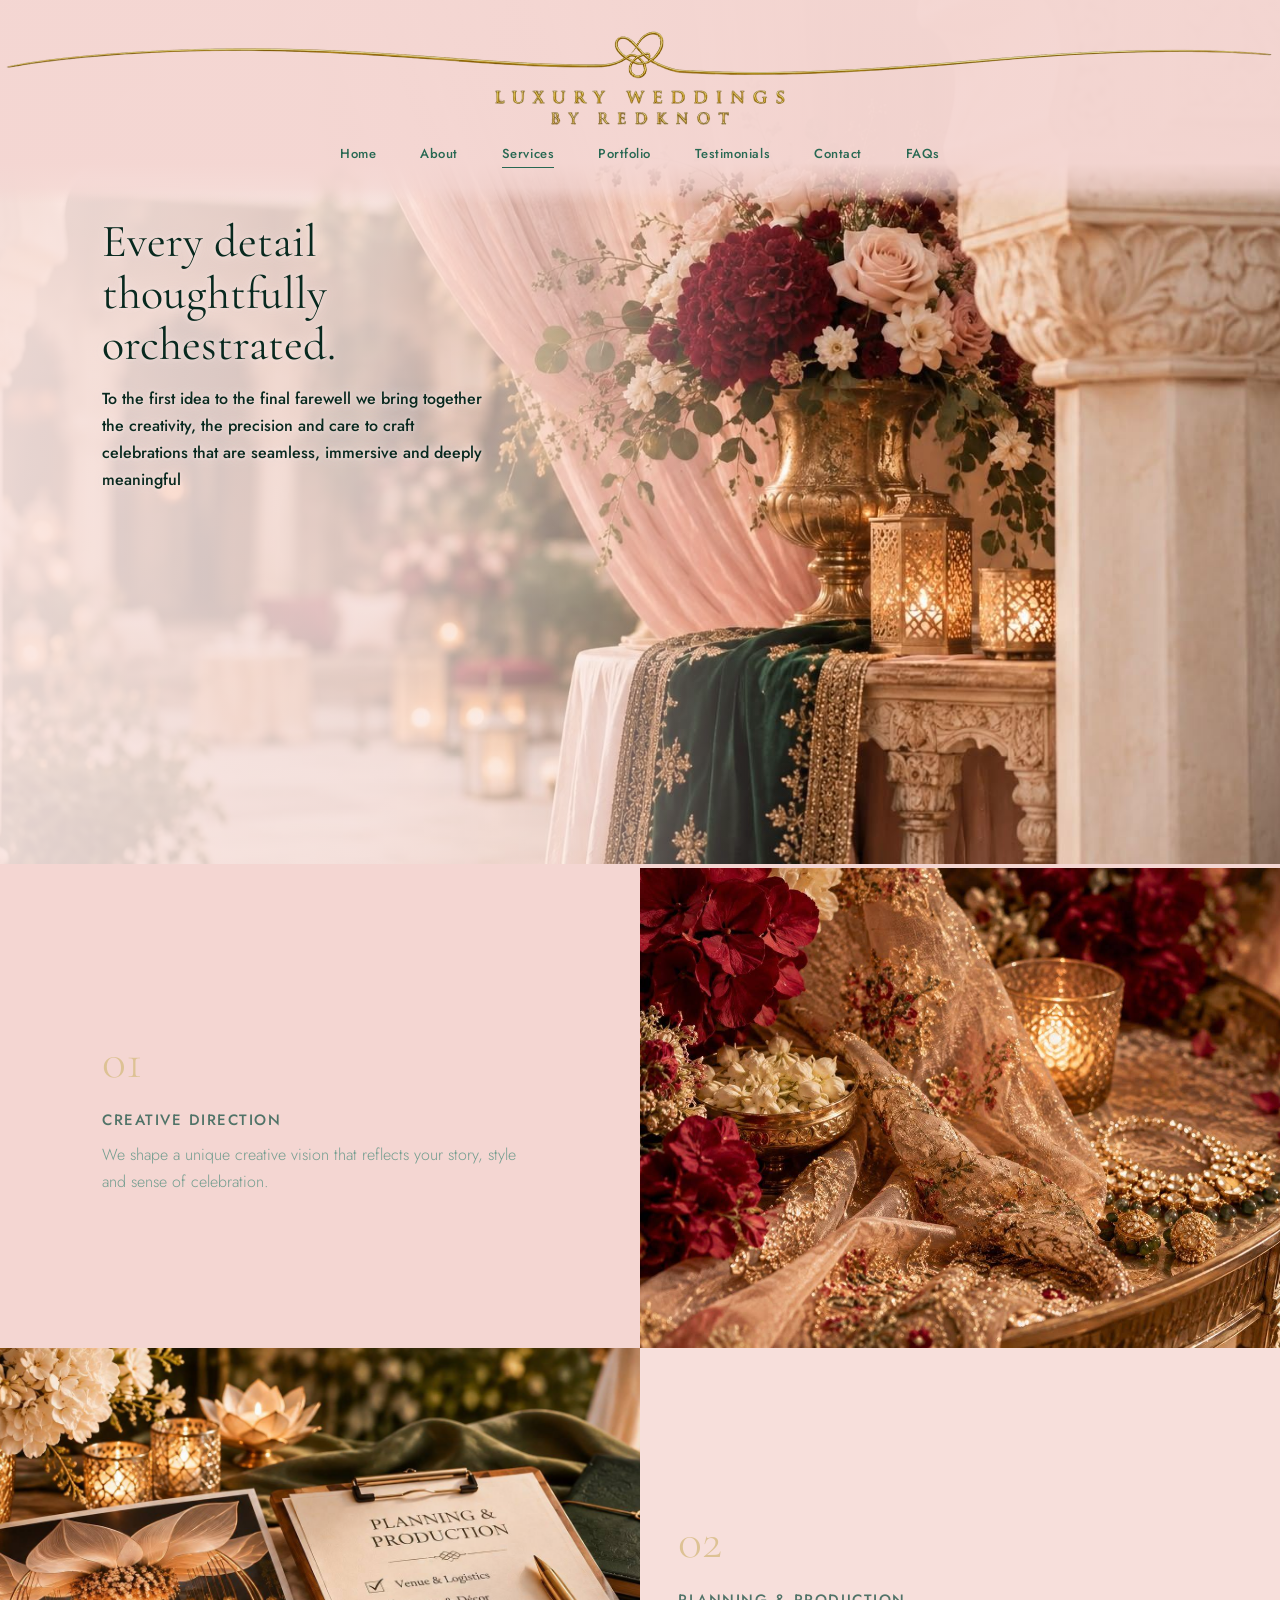
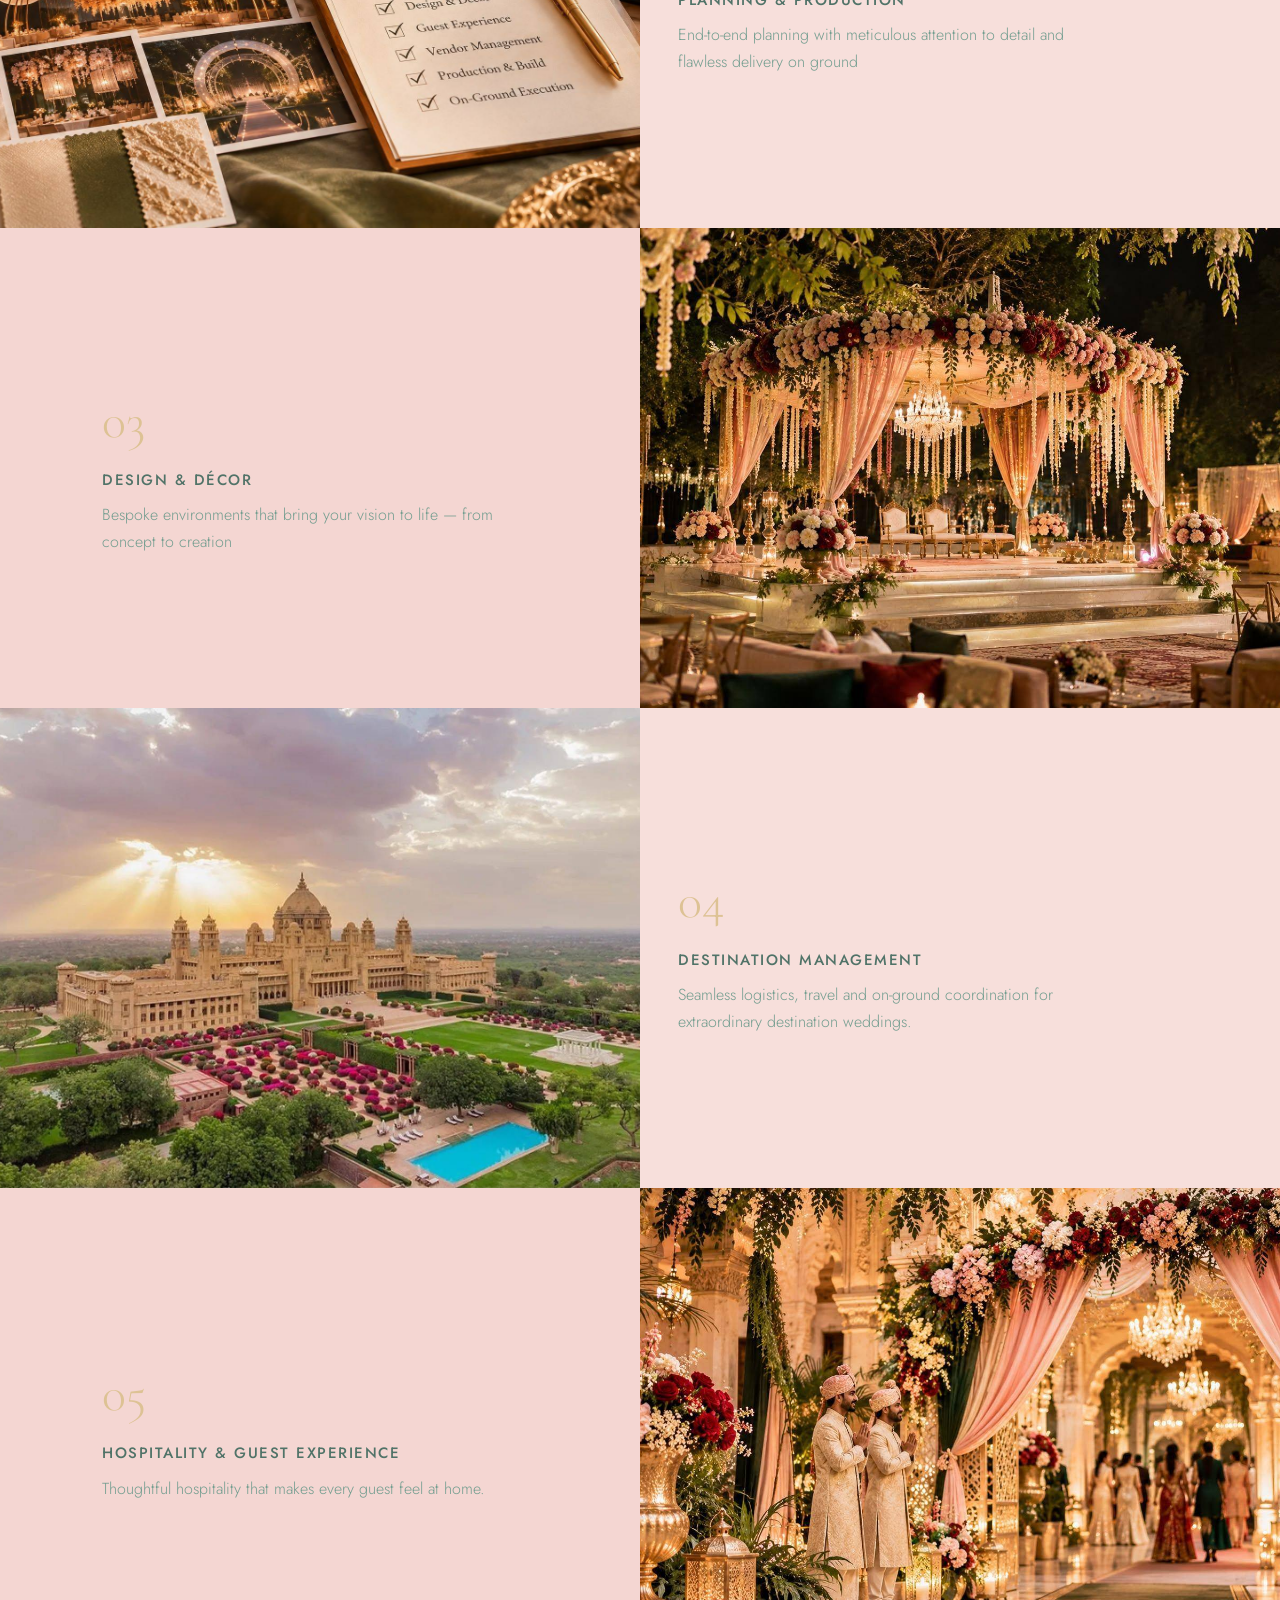
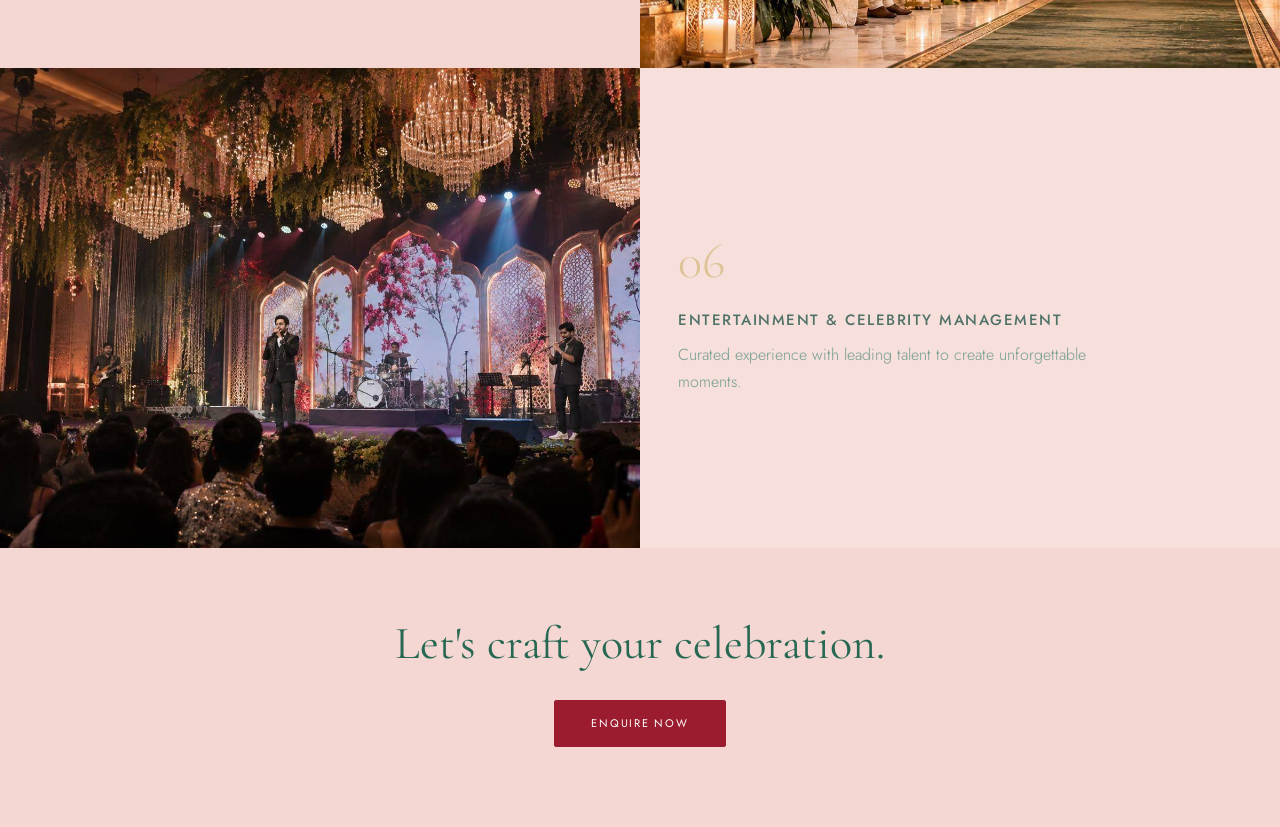
<file: site/services.html>
<!DOCTYPE html>
<html lang="en">
<head>
<meta charset="utf-8">
<meta name="viewport" content="width=device-width, initial-scale=1">
<meta name="description" content="Creative direction, planning and production, design and décor, destination management, hospitality and entertainment for luxury weddings.">
<meta name="theme-color" content="#f4d6d2">
<title>Services | Tied Once by RedKnot</title>
<link rel="preconnect" href="https://fonts.googleapis.com">
<link rel="preconnect" href="https://fonts.gstatic.com" crossorigin>
<link href="https://fonts.googleapis.com/css2?family=Cinzel:wght@500;600;700&family=Cormorant+Garamond:ital,wght@0,300;0,400;0,500;0,600;1,300;1,400;1,500;1,600&family=Jost:wght@300;400;500&display=swap" rel="stylesheet">
<link rel="stylesheet" href="css/style.css?v=20261239">
</head>
<body class="page-services">
<header class="site-header on-hero dark">
  <a class="logo" href="index.html" aria-label="Luxury Weddings by RedKnot"><span class="lg-line" aria-hidden="true"><img src="assets/img/flourish-l.png?v=13" alt=""><img class="lg-k" src="assets/img/flourish-k.png?v=13" alt=""><img src="assets/img/flourish-r.png?v=13" alt=""></span><img class="lg-text" src="assets/img/logo-t1.png?v=13" alt="Luxury Weddings by RedKnot" width="580" height="28"><img class="lg-text2" src="assets/img/logo-t2.png?v=13" alt="" width="356" height="26"></a>
  <nav class="nav"><a href="index.html">Home</a><a href="about.html">About</a><a href="services.html" class="active">Services</a><a href="portfolio.html">Portfolio</a><a href="testimonials.html">Testimonials</a><a href="contact.html">Contact</a><a href="faqs.html">FAQs</a></nav>
</header>
<main>

<section class="hero hero-services"><picture><source media="(min-width:900px)" srcset="assets/img/services-desktop.jpg"><img class="bg" src="assets/img/services-mobile.jpg" alt=""></picture><div class="shade light"></div>
  <div class="hero-in reveal"><h1>Every detail<br>thoughtfully<br>orchestrated.</h1>
  <p>To the first idea to the final farewell we bring together the creativity, the precision and care to craft celebrations that are seamless, immersive and deeply meaningful</p></div>
</section>
<section class="svc-list">
<article class="svc  reveal"><div class="svc-t"><span class="num">01</span><h3>CREATIVE DIRECTION</h3><p>We shape a unique creative vision that reflects your story, style and sense of celebration.</p></div><div class="svc-i"><img src="assets/img/creative-direction.jpg" alt=""></div></article>
<article class="svc flip reveal"><div class="svc-t"><span class="num">02</span><h3>PLANNING & PRODUCTION</h3><p>End-to-end planning with meticulous attention to detail and flawless delivery on ground</p></div><div class="svc-i"><img src="assets/img/planning-production.jpg" alt=""></div></article>
<article class="svc  reveal"><div class="svc-t"><span class="num">03</span><h3>DESIGN & DÉCOR</h3><p>Bespoke environments that bring your vision to life — from concept to creation</p></div><div class="svc-i"><img src="assets/img/design-decor.jpg" alt=""></div></article>
<article class="svc flip reveal"><div class="svc-t"><span class="num">04</span><h3>DESTINATION MANAGEMENT</h3><p>Seamless logistics, travel and on-ground coordination for extraordinary destination weddings.</p></div><div class="svc-i"><img src="assets/img/destination.jpg" alt=""></div></article>
<article class="svc  reveal"><div class="svc-t"><span class="num">05</span><h3>HOSPITALITY & GUEST EXPERIENCE</h3><p>Thoughtful hospitality that makes every guest feel at home.</p></div><div class="svc-i"><img src="assets/img/hospitality.jpg" alt=""></div></article>
<article class="svc flip reveal"><div class="svc-t"><span class="num">06</span><h3>ENTERTAINMENT & CELEBRITY MANAGEMENT</h3><p>Curated experience with leading talent to create unforgettable moments.</p></div><div class="svc-i"><img src="assets/img/entertainment.jpg" alt=""></div></article>
</section>
<section class="cta-block"><h2 class="reveal">Let's craft your celebration.</h2><a class="btn " href="contact.html">ENQUIRE NOW</a></section>
</main>
<script src="js/main.js?v=20261127"></script>
</body>
</html>
</file>
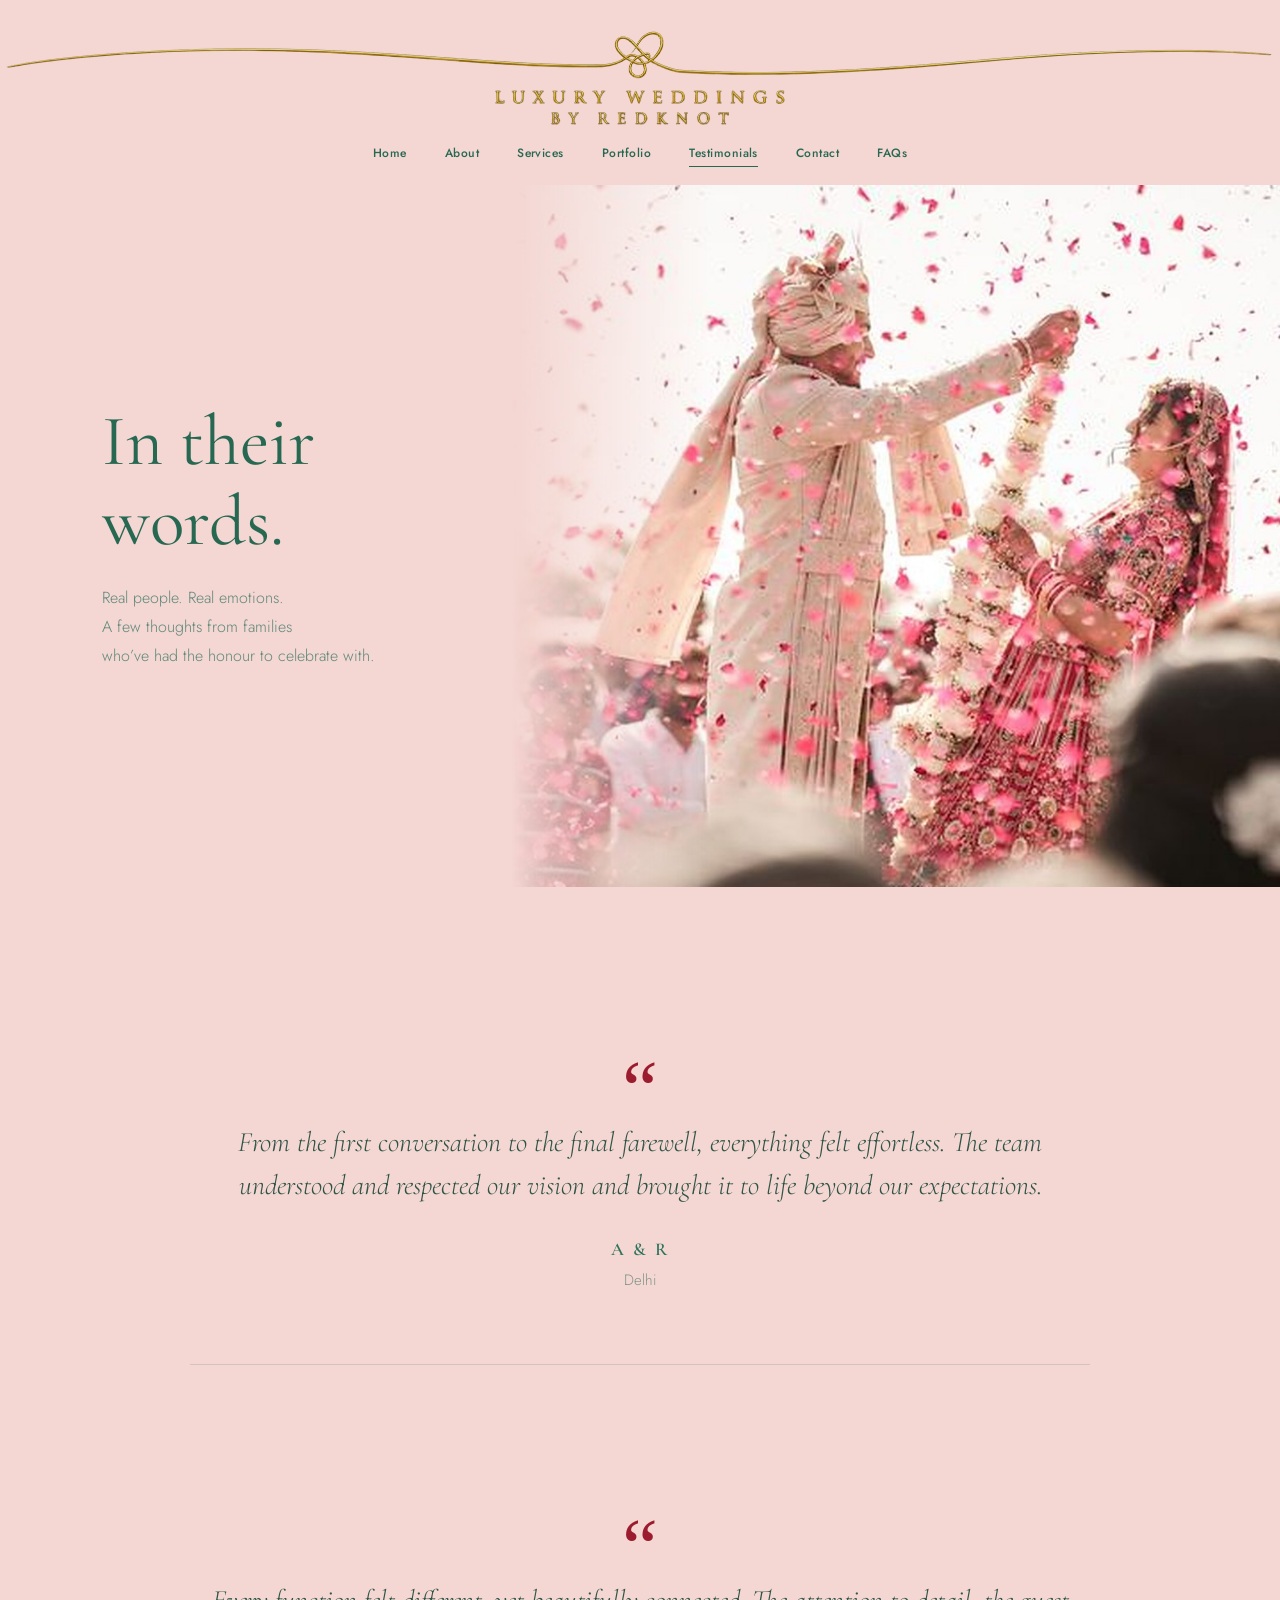
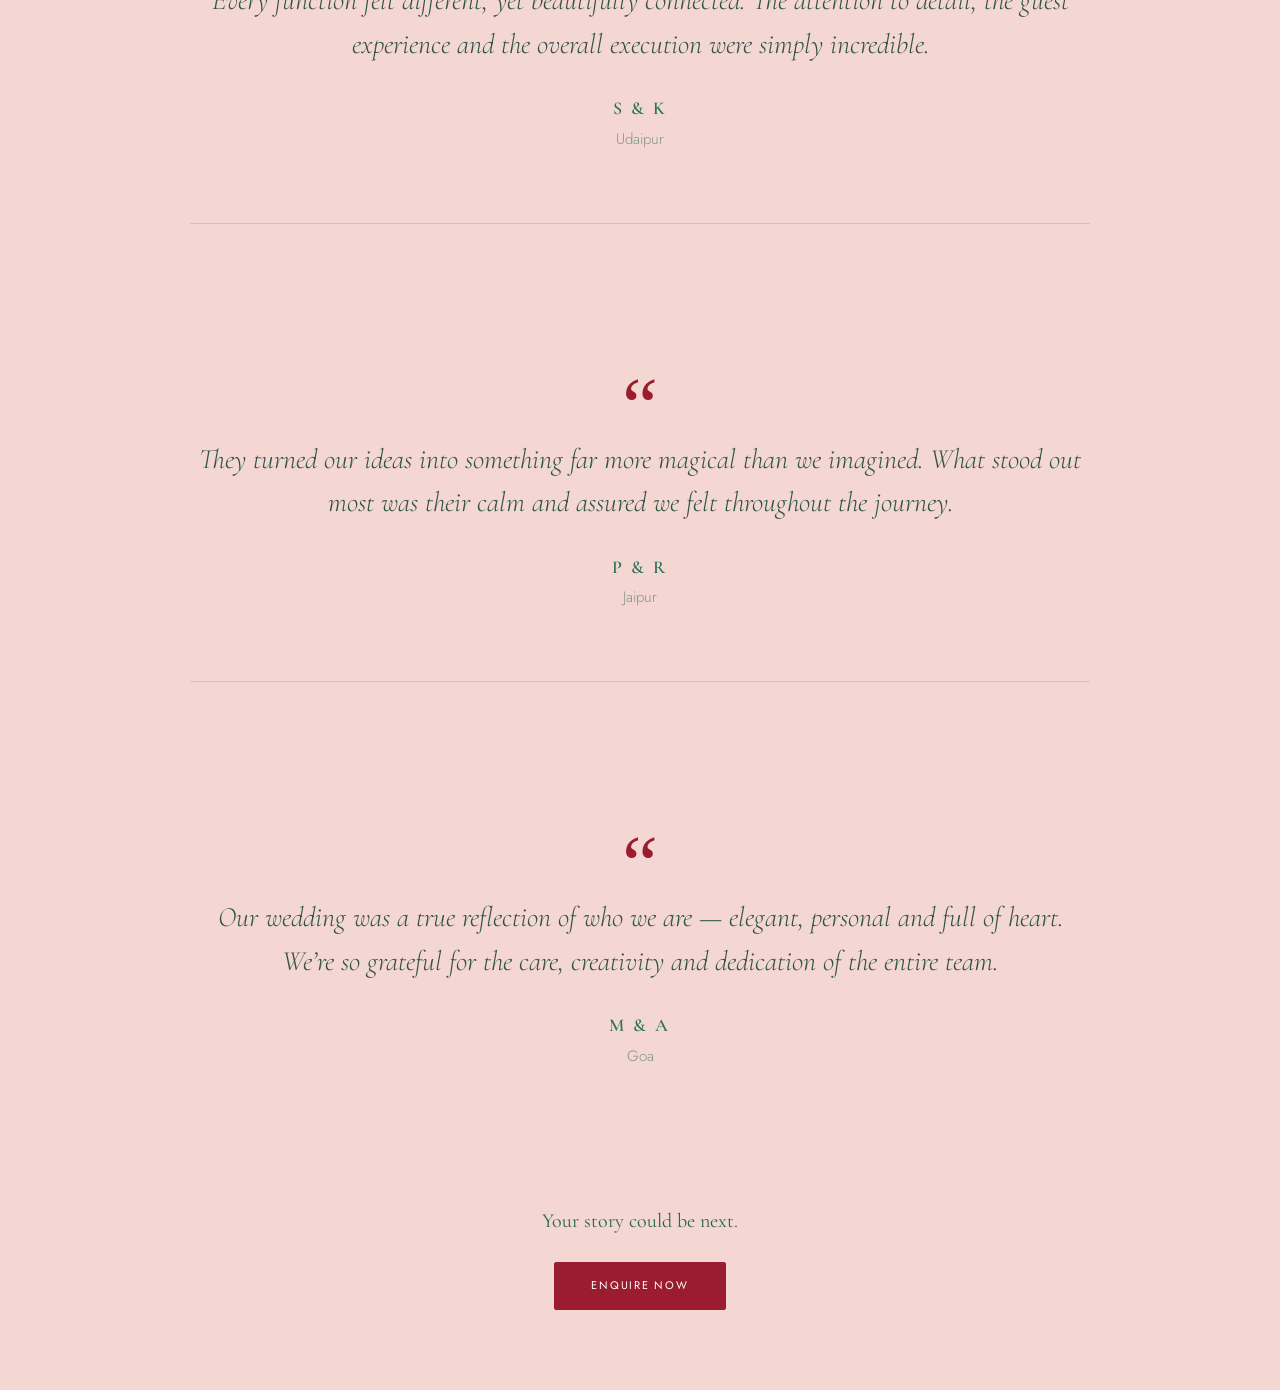
<file: site/testimonials.html>
<!DOCTYPE html>
<html lang="en">
<head>
<meta charset="utf-8">
<meta name="viewport" content="width=device-width, initial-scale=1">
<meta name="description" content="Real people, real emotions — thoughts from families who celebrated with RedKnot.">
<meta name="theme-color" content="#f4d6d2">
<title>Testimonials | Tied Once by RedKnot</title>
<link rel="preconnect" href="https://fonts.googleapis.com">
<link rel="preconnect" href="https://fonts.gstatic.com" crossorigin>
<link href="https://fonts.googleapis.com/css2?family=Cinzel:wght@500;600;700&family=Cormorant+Garamond:ital,wght@0,300;0,400;0,500;0,600;1,300;1,400;1,500;1,600&family=Jost:wght@300;400;500&display=swap" rel="stylesheet">
<link rel="stylesheet" href="css/style.css?v=20261239">
</head>
<body class="page-testimonials">
<header class="site-header">
  <a class="logo" href="index.html" aria-label="Luxury Weddings by RedKnot"><span class="lg-line" aria-hidden="true"><img src="assets/img/flourish-l.png?v=13" alt=""><img class="lg-k" src="assets/img/flourish-k.png?v=13" alt=""><img src="assets/img/flourish-r.png?v=13" alt=""></span><img class="lg-text" src="assets/img/logo-t1.png?v=13" alt="Luxury Weddings by RedKnot" width="580" height="28"><img class="lg-text2" src="assets/img/logo-t2.png?v=13" alt="" width="356" height="26"></a>
  <nav class="nav"><a href="index.html">Home</a><a href="about.html">About</a><a href="services.html">Services</a><a href="portfolio.html">Portfolio</a><a href="testimonials.html" class="active">Testimonials</a><a href="contact.html">Contact</a><a href="faqs.html">FAQs</a></nav>
</header>
<main>

<section class="t-intro">
  <div class="reveal"><h1>In their<br>words.</h1><p>Real people. Real emotions.<br>A few thoughts from families<br>who’ve had the honour to celebrate with.</p></div>
  <img class="t-hero reveal" src="assets/img/testimonials-hero-m.jpg?v=3" srcset="assets/img/testimonials-hero-m.jpg?v=3 760w, assets/img/testimonials-hero.jpg?v=3 1200w" sizes="(min-width:900px) 60vw, 100vw" alt="A bride and groom surrounded by falling rose petals during their wedding ceremony" fetchpriority="high" width="760" height="760"><div class="t-fade"></div>
</section>
<section class="t-list">
<article class="tm  reveal"><div class="tm-t"><span class="qm">“</span><p>From the first conversation to the final farewell, everything felt effortless. The team understood and respected our vision and brought it to life beyond our expectations.</p><strong>A & R</strong><em>Delhi</em></div></article>
<article class="tm flip reveal"><div class="tm-t"><span class="qm">“</span><p>Every function felt different, yet beautifully connected. The attention to detail, the guest experience and the overall execution were simply incredible.</p><strong>S & K</strong><em>Udaipur</em></div></article>
<article class="tm  reveal"><div class="tm-t"><span class="qm">“</span><p>They turned our ideas into something far more magical than we imagined. What stood out most was their calm and assured we felt throughout the journey.</p><strong>P & R</strong><em>Jaipur</em></div></article>
<article class="tm flip reveal"><div class="tm-t"><span class="qm">“</span><p>Our wedding was a true reflection of who we are — elegant, personal and full of heart. We’re so grateful for the care, creativity and dedication of the entire team.</p><strong>M & A</strong><em>Goa</em></div></article>
</section>
<section class="cta-block sm"><h2 class="reveal">Your story could be next.</h2><a class="btn " href="contact.html">ENQUIRE NOW</a></section>
</main>
<script src="js/main.js?v=20261127"></script>
</body>
</html>
</file>
<file: site/css/style.css>
﻿:root{
  --maroon:#0f573f;--maroon-d:#082f22;--cream:#f7dfdb;--cream2:#f2cfca;--gold:#cba25b;--ink:#103529;--white:#fff;
  --serif:'Cormorant Garamond',Georgia,serif;--sans:'Jost',Helvetica,Arial,sans-serif;
}
*{box-sizing:border-box;margin:0;padding:0}
html{scroll-behavior:smooth;overflow-x:hidden}
body{background:var(--cream);color:var(--ink);font-family:var(--sans);font-weight:300;line-height:1.6;-webkit-font-smoothing:antialiased;overflow-x:hidden}
img{display:block;max-width:100%}
a{color:inherit;text-decoration:none}
h1,h2,h3,h4{font-family:var(--serif);font-weight:400;line-height:1.12}
.bg{position:absolute;inset:0;width:100%;height:100%;object-fit:cover}
.shade{position:absolute;inset:0;background:linear-gradient(180deg,rgba(5,30,22,.15) 0%,rgba(5,30,22,.25) 45%,rgba(5,30,22,.85) 100%)}
.shade.maroon{background:linear-gradient(180deg,rgba(9,52,38,.55),rgba(9,52,38,.8))}
.shade.light{background:linear-gradient(180deg,rgba(247,223,219,.85) 0%,rgba(247,223,219,.5) 45%,rgba(247,223,219,.9) 100%)}
.fade{position:absolute;inset:0;background:linear-gradient(180deg,var(--cream) 0%,rgba(247,223,219,0) 28%,rgba(247,223,219,0) 100%)}
.fade.b{background:linear-gradient(0deg,var(--cream) 0%,rgba(247,223,219,0) 30%)}

/* header */
.site-header{position:relative;z-index:10;text-align:center;padding:18px 16px 10px;background:var(--cream)}
.site-header.on-hero{position:absolute;left:0;right:0;top:0;background:none;color:#fff}
.logo{display:inline-flex;flex-direction:column;align-items:center}
.logo-t{font-family:var(--serif);font-size:20px;letter-spacing:.14em;line-height:1.1}
.logo-s{font-family:var(--serif);font-style:italic;font-size:11px;letter-spacing:.04em;opacity:.8}
.nav{display:flex;justify-content:center;flex-wrap:wrap;gap:6px 14px;margin-top:12px;font-size:9px;letter-spacing:.04em}
.nav a{padding:3px 0;border-bottom:1px solid transparent;transition:border-color .3s,opacity .3s;opacity:.85}
.nav a:hover,.nav a.active{border-color:currentColor;opacity:1}

/* buttons */
.btn{display:inline-block;background:var(--maroon);color:#fff;font-family:var(--sans);font-weight:400;font-size:10px;letter-spacing:.16em;padding:13px 26px;border:1px solid var(--maroon);cursor:pointer;transition:background .3s,color .3s}
.btn:hover{background:var(--maroon-d);border-color:var(--maroon-d)}
.btn.light{background:var(--cream);color:var(--maroon);border-color:var(--cream)}
.btn.light:hover{background:#fff}
.btn.wide{width:100%;padding:16px}

/* reveal */
.reveal{opacity:0;transform:translateY(26px);transition:opacity .9s ease,transform .9s ease}
.reveal.in{opacity:1;transform:none}

/* hero */
.hero{position:relative;min-height:440px;color:#fff;overflow:hidden;display:flex;align-items:flex-end}
.hero-in{position:relative;z-index:2;padding:40px 24px 44px;width:100%}
.hero h1{font-size:clamp(34px,9vw,54px)}
.hero p{font-size:12px;margin-top:14px;max-width:340px;line-height:1.7}
.hero .rule,.rule{display:block;width:26px;height:1px;background:currentColor;margin:18px 0}
.hero-home{min-height:100svh;min-height:560px}
.hero-home h1{font-size:clamp(38px,10.5vw,64px);line-height:1.1}
.kicker{font-family:var(--sans);font-weight:400;letter-spacing:.2em;font-size:11px!important;margin-top:20px!important}
.kicker.sm{font-size:9px!important;margin-top:4px!important}
.hero .sub,.hero p.sub{font-size:10px}
.btns{display:flex;gap:10px;margin-top:22px;flex-wrap:wrap}
.hero-about{min-height:540px}
.hero-about blockquote{font-family:var(--serif);font-style:italic;font-size:17px;line-height:1.35;max-width:300px}
.hero-services,.hero-services *{color:var(--ink)}
.hero-services{min-height:420px;align-items:flex-start}
.hero-services .hero-in{padding-top:30px}
.hero-services p{font-size:10px;max-width:290px}
.hero-port{min-height:480px}
.hero-port .hero-in{padding-bottom:28px}
.hero-contact{min-height:420px;align-items:center;text-align:center}
.hero-contact p{margin-left:auto;margin-right:auto}
.hero-faq{min-height:400px;align-items:flex-end;color:var(--ink)}
.hero-faq .hero-in{padding-bottom:24px}

/* home */
.intro{padding:34px 24px 0}
.intro h2{font-size:clamp(24px,6.6vw,42px)}
.intro p{font-size:10px;margin:12px 0 22px;max-width:300px}
.intro-img img{width:100%;height:230px;object-fit:cover}
.pillars{background:var(--maroon-d);color:#ecb6ae;display:grid;grid-template-columns:repeat(4,1fr);gap:6px;padding:24px 14px;text-align:center;margin-top:-1px}
.pillars div{display:flex;flex-direction:column;align-items:center;gap:8px}
.pillars svg{width:26px;height:26px;color:var(--gold)}
.pillars span{font-size:7px;letter-spacing:.1em;font-weight:400}
.film{position:relative;min-height:300px;display:flex;align-items:center;justify-content:center;text-align:center;color:#fff;overflow:hidden}
.film-in{position:relative;z-index:2;padding:40px 20px}
.film h2{font-size:clamp(28px,7vw,40px)}
.play{display:block;margin:16px auto 8px;width:34px;height:34px;border-radius:50%;border:1px solid #fff;background:none;color:#fff;cursor:pointer;transition:background .3s}
.play:hover{background:rgba(255,255,255,.2)}
.play svg{width:20px;height:20px}
.film-l{font-size:8px;letter-spacing:.16em}
.closer{position:relative;min-height:240px;display:flex;align-items:flex-end;color:#fff;overflow:hidden}
.closer h2{position:relative;z-index:2;padding:30px 22px;font-size:clamp(26px,6.5vw,38px)}
.closer.bw .bg{filter:grayscale(1)}

/* about */
.story{padding:34px 24px 0}
.eyebrow{font-family:var(--sans);font-weight:400;font-size:9px;letter-spacing:.2em;margin-bottom:14px}
.story-text p{font-size:10px;line-height:1.8;max-width:420px}
.story-imgs{display:grid;grid-template-columns:minmax(0,1fr) minmax(0,1fr);margin:28px -24px 0}
.story-imgs img{width:100%;height:180px;object-fit:cover}
.drives{position:relative;padding:40px 24px 50px}
.drives h2{font-size:18px;text-align:center;margin-bottom:26px}
.drive-list{display:flex;flex-direction:column;gap:26px;max-width:340px;margin:0 auto}
.drive{display:flex;gap:18px;align-items:center}
.drive svg{width:42px;height:42px;color:var(--gold);flex:none}
.drive h4{font-family:var(--sans);font-weight:400;font-size:9px;letter-spacing:.14em}
.drive p{font-size:9px}
.sketch{color:var(--gold);opacity:.7}
.sk-a{position:absolute;right:-10px;top:10px;width:90px;opacity:.35}

/* services */
.svc-list{padding:24px 0 0}
.svc{display:grid;grid-template-columns:minmax(0,1fr) minmax(0,1fr);align-items:center;gap:12px;padding:14px 20px}
.svc.flip .svc-i{order:-1}
.svc .num{font-family:var(--serif);color:var(--maroon);font-size:18px;display:block;margin-bottom:6px}
.svc h3{font-family:var(--sans);font-weight:400;font-size:9px;letter-spacing:.14em;margin-bottom:8px}
.svc p{font-size:9px;line-height:1.7}
.svc-i img{width:100%;height:130px;object-fit:cover}
.sk-svc{width:100%;height:130px;opacity:.55}
.cta-block{position:relative;text-align:center;padding:60px 24px 70px}
.cta-block h2{font-size:18px;margin-bottom:18px;position:relative}
.sk-cta{position:absolute;right:6%;bottom:0;width:110px;opacity:.3}
.cta-block.sm h2{font-size:14px}

/* portfolio */
.chapters{display:flex;flex-direction:column;gap:6px;padding:6px 0 0}
.chapter{position:relative;display:block;height:108px;overflow:hidden;color:#fff}
.chapter img{position:absolute;inset:0;width:100%;height:100%;object-fit:cover;transition:transform 1.2s}
.chapter:hover img{transform:scale(1.06)}
.chapter .shade{background:linear-gradient(90deg,rgba(0,0,0,.55),rgba(0,0,0,.05))}
.ch-t{position:absolute;left:20px;top:50%;transform:translateY(-50%);z-index:2}
.ch-t span{font-size:9px;letter-spacing:.1em;display:block;color:#e9d7b9}
.ch-t h3{font-size:22px}
.arrow{position:absolute;right:16px;bottom:12px;width:24px;height:24px;border:1px solid #fff;border-radius:50%;display:grid;place-items:center}
.arrow svg{width:16px}

/* testimonials */
.t-intro{position:relative;padding:30px 24px 0;display:grid;grid-template-columns:minmax(0,1fr) minmax(0,1fr);gap:10px;align-items:start}
.t-intro h1{font-size:clamp(26px,7vw,36px)}
.t-intro p{font-size:9px;margin-top:14px;line-height:1.8}
.t-hero{width:100%;height:240px;object-fit:cover;border-radius:0 0 0 70px}
.bird{position:absolute;left:40px;bottom:-26px;width:46px;color:var(--gold)}
.t-list{padding:50px 20px 0;display:flex;flex-direction:column;gap:26px}
.tm{display:grid;grid-template-columns:minmax(0,1fr) minmax(0,1fr);gap:12px;align-items:center}
.tm.flip img{order:-1}
.tm img{width:100%;height:170px;object-fit:cover}
.tm img.bw{filter:grayscale(1)}
.qm{font-family:var(--serif);font-size:34px;color:var(--maroon);line-height:.8;display:block}
.tm p{font-size:9px;line-height:1.7;margin:4px 0 10px}
.tm strong{display:block;font-size:8px;letter-spacing:.14em;font-weight:400;color:var(--maroon)}
.tm em{font-size:8px;opacity:.7}

/* contact */
.form-wrap{padding:26px 24px 30px;margin-top:-1px}
.enq{max-width:440px;margin:0 auto;display:flex;flex-direction:column;gap:12px}
.enq input,.enq textarea{width:100%;background:#f8e5e2;border:1px solid #efc1b9;padding:14px 14px;font:300 10px var(--sans);color:var(--ink);outline:none;transition:border-color .3s}
.enq textarea{height:100px;resize:vertical}
.enq input:focus,.enq textarea:focus{border-color:var(--maroon)}
.enq .err{border-color:#b3261e}
.enq .btn{margin-top:6px}
.note{font-size:7px;line-height:1.7;opacity:.7;text-align:left}
.thanks{font-size:11px;color:var(--maroon);text-align:center}
.contact-end{position:relative;min-height:320px;margin-top:20px;display:flex;align-items:center;padding:0 24px;overflow:hidden}
.contact-end h2{position:relative;z-index:2;font-size:clamp(20px,5.5vw,28px);max-width:200px}
.sk-contact{position:absolute;left:10px;top:20px;width:90px;z-index:2}

/* faq */
.faq-list{padding:26px 24px 10px}
.faq{border-bottom:1px solid #ecb5ac}
.faq summary{list-style:none;cursor:pointer;display:flex;justify-content:space-between;align-items:center;gap:16px;padding:16px 0;font-size:10px;font-weight:400}
.faq summary::-webkit-details-marker{display:none}
.faq i{position:relative;width:10px;height:10px;flex:none}
.faq i::before,.faq i::after{content:"";position:absolute;background:var(--ink);transition:transform .3s}
.faq i::before{left:0;right:0;top:4.5px;height:1px}
.faq i::after{top:0;bottom:0;left:4.5px;width:1px}
.faq[open] i::after{transform:scaleY(0)}
.faq p{font-size:10px;line-height:1.8;padding:0 28px 16px 0;opacity:.8}
.faq-end{position:relative;min-height:340px;display:flex;align-items:flex-end;justify-content:center;text-align:center;padding-bottom:30px;overflow:hidden}
.faq-end>.reveal{position:relative;z-index:2}
.faq-end h2{font-size:16px}
.faq-end p{font-size:10px;margin:4px 0 14px}
.faq-end .fade{background:linear-gradient(180deg,var(--cream) 0%,rgba(247,223,219,0) 40%)}

/* ============ desktop ============ */
@media(min-width:900px){
  .site-header{padding:30px 40px 18px}
  .logo-t{font-size:28px}.logo-s{font-size:13px}
  .nav{gap:8px 38px;font-size:12px;margin-top:18px}
  .btn{font-size:11px;padding:16px 38px}
  .hero{min-height:620px}
  .hero-in{padding:80px max(60px,8vw)}
  .hero h1{font-size:clamp(54px,5.4vw,84px)}
  .hero p{font-size:15px;max-width:520px}
  .kicker{font-size:14px!important}
  .kicker.sm{font-size:11px!important}
  .hero-home{min-height:100vh}
  .hero-home .hero-in{padding-bottom:90px}
  .hero-about blockquote{font-size:28px;max-width:560px}
  .hero-services{min-height:560px;align-items:center}
  .hero-services p{font-size:14px;max-width:420px}
  .hero-port{min-height:640px}
  .hero-port .sub{font-size:13px}
  .hero-contact{min-height:560px}
  .hero-faq{min-height:520px}

  .intro{display:grid;grid-template-columns:1fr 1.1fr;gap:70px;align-items:center;padding:100px max(60px,8vw) 80px}
  .intro h2{font-size:clamp(44px,4.4vw,64px)}
  .intro p{font-size:15px;max-width:440px;margin-top:20px}
  .intro-img img{height:480px}
  .pillars{padding:56px 8vw;gap:30px}
  .pillars svg{width:44px;height:44px}
  .pillars span{font-size:12px}
  .film{min-height:560px}
  .film h2{font-size:64px}
  .play{width:64px;height:64px;margin:28px auto 12px}.play svg{width:30px;height:30px}
  .film-l{font-size:12px}
  .closer{min-height:460px}
  .closer h2{font-size:56px;padding:60px 8vw}

  .story{display:grid;grid-template-columns:1fr 1.2fr;gap:70px;align-items:center;padding:100px max(60px,8vw) 20px}
  .eyebrow{font-size:12px}
  .story-text p{font-size:15px;max-width:none}
  .story-imgs{margin:0}
  .story-imgs img{height:480px}
  .drives{padding:90px 8vw 110px}
  .drives h2{font-size:38px;margin-bottom:60px}
  .drive-list{flex-direction:row;max-width:1100px;gap:50px;justify-content:space-between}
  .drive{flex-direction:column;text-align:center;flex:1;gap:18px}
  .drive svg{width:60px;height:60px}
  .drive h4{font-size:13px}.drive p{font-size:15px}
  .sk-a{width:220px;right:6%;opacity:.3}

  .svc-list{padding:70px max(60px,8vw) 0;max-width:1500px;margin:0 auto}
  .svc{gap:70px;padding:40px 0}
  .svc .num{font-size:40px}
  .svc h3{font-size:14px;margin-bottom:14px}
  .svc p{font-size:15px;max-width:380px}
  .svc-i img,.sk-svc{height:380px}
  .cta-block{padding:110px 24px 130px}
  .cta-block h2{font-size:44px;margin-bottom:30px}
  .cta-block.sm h2{font-size:38px}
  .sk-cta{width:240px;right:10%}

  .chapters{display:grid;grid-template-columns:minmax(0,1fr) minmax(0,1fr);gap:10px;padding:10px}
  .chapter{height:420px}
  .chapter:nth-child(1){grid-column:1/-1;height:520px}
  .ch-t{left:40px}.ch-t span{font-size:13px}.ch-t h3{font-size:44px}
  .arrow{width:44px;height:44px;right:30px;bottom:26px}
  .hero-port .hero-in{padding-bottom:60px}

  .t-intro{padding:90px max(60px,8vw) 0;gap:70px;align-items:center}
  .t-intro h1{font-size:72px}
  .t-intro p{font-size:15px;margin-top:24px}
  .t-hero{height:520px;border-radius:0 0 0 200px}
  .bird{width:90px;left:8vw;bottom:-60px}
  .t-list{padding:140px max(60px,8vw) 0;gap:90px;max-width:1500px;margin:0 auto}
  .tm{gap:80px}
  .tm img{height:460px}
  .qm{font-size:80px}
  .tm p{font-size:20px;font-family:var(--serif);line-height:1.5;margin:10px 0 24px}
  .tm strong{font-size:13px}.tm em{font-size:13px}

  .form-wrap{padding:80px 24px 90px}
  .enq{max-width:620px;gap:18px}
  .enq input,.enq textarea{font-size:14px;padding:20px}
  .enq textarea{height:170px}
  .note{font-size:12px}
  .contact-end{min-height:600px;padding:0 10vw}
  .contact-end h2{font-size:56px;max-width:480px}
  .sk-contact{width:200px;left:8vw;top:50px}

  .faq-list{max-width:900px;margin:0 auto;padding:70px 24px 20px}
  .faq summary{font-size:17px;padding:26px 0}
  .faq p{font-size:15px}
  .faq i{width:14px;height:14px}.faq i::before{top:6.5px}.faq i::after{left:6.5px}
  .faq-end{min-height:560px;padding-bottom:70px}
  .faq-end h2{font-size:40px}.faq-end p{font-size:15px;margin:6px 0 24px}
}
@media(prefers-reduced-motion:reduce){.reveal{opacity:1;transform:none;transition:none}}

.svc h3,.tm p,.svc p{overflow-wrap:anywhere}
.sketch{max-width:100%}


/* text-over-image fixes */
.contact-end{align-items:flex-start;padding-top:44px;min-height:420px;color:var(--ink)}
.contact-end .bg{object-position:50% 100%}
.contact-end .fade{background:linear-gradient(180deg,var(--cream) 0%,var(--cream) 30%,rgba(247,223,219,0) 70%)}
.sk-contact{top:auto;bottom:20px;left:10px;color:#fff;opacity:.5}
.hero-faq .fade.b{background:linear-gradient(0deg,var(--cream) 0%,rgba(247,223,219,0) 28%),linear-gradient(90deg,rgba(247,223,219,.92) 0%,rgba(247,223,219,.7) 45%,rgba(247,223,219,0) 80%)}
.faq-end{align-items:flex-start;padding:50px 0 0;min-height:420px}
.faq-end .bg{object-position:50% 100%}
.faq-end .fade{background:linear-gradient(180deg,var(--cream) 0%,var(--cream) 38%,rgba(247,223,219,0) 78%)}
@media(min-width:900px){
  .contact-end{min-height:640px;padding-top:110px}
  .sk-contact{bottom:40px;width:200px}
  .faq-end{min-height:640px;padding-top:110px}
}

@media(min-width:900px){
  .contact-end .fade{background:linear-gradient(180deg,var(--cream) 0%,var(--cream) 48%,rgba(247,223,219,0) 80%)}
  .hero .sub,.hero p.sub{font-size:15px;max-width:520px}
  .kicker.sm{margin-top:10px!important}
}

/* ===== v2: exact-design pass (home) ===== */
:root{--cream:#f4d6d2;--maroon:#12674b;--maroon-d:#0c4331;--gold:#d6b57c}
.btn{border-radius:2px}
.site-header.on-hero{padding-top:14px}
.site-header.on-hero .logo-t{font-size:19px;letter-spacing:.12em}
.site-header.on-hero .nav{font-size:8.5px;gap:6px 17px;margin-top:20px;text-shadow:0 1px 6px rgba(0,0,0,.5)}
.hero-home{height:max(640px,196vw);min-height:0;align-items:flex-end}
.home-shade{background:linear-gradient(180deg,rgba(5,30,22,.4) 0%,rgba(5,30,22,0) 16%,rgba(5,30,22,0) 46%,rgba(6,36,26,.86) 66%,#07281d 100%)}
.hero-home .hero-in{padding:0 8% 74px}
.hero-home h1{font-size:clamp(38px,12.4vw,58px);line-height:1.1;font-weight:400;color:#f5dad6}
.hero-home .kicker{font-size:12.5px!important;letter-spacing:.2em;font-weight:300;margin-top:22px!important;max-width:none;line-height:1.7;color:#f2cbc6}
.hero-home .btns{margin-top:22px;gap:10px;flex-wrap:nowrap}
.hero-home .btn{font-size:9.5px;letter-spacing:.1em;padding:15px 0;text-align:center;flex:1 1 0;white-space:nowrap}
.hero-home .btn:first-child{flex:1.14 1 0}
.orn{position:absolute;left:0;bottom:6px;width:100%;height:34px;color:#c79b4e;z-index:2;opacity:.9}

.intro{position:relative;overflow:hidden;background:linear-gradient(180deg,#f4d5d0 0%,#f2ccc6 100%);padding:38px 8% 0;display:block}
.intro-text{position:relative;z-index:2}
.intro h2{font-size:clamp(26px,7.8vw,34px);line-height:1.12;color:#276852;font-weight:400}
.intro p{font-size:12px;line-height:1.75;color:#669283;max-width:270px;margin:16px 0 0}
.bird-lg{position:absolute;right:7%;top:40px;width:104px;z-index:1}
.intro-img{position:relative;margin:-10px -8% 0;height:290px}
.intro-img img{width:100%;height:100%;object-fit:cover;object-position:50% 60%;-webkit-mask-image:linear-gradient(180deg,transparent 0%,#000 42%);mask-image:linear-gradient(180deg,transparent 0%,#000 42%)}
.gazebo{position:absolute;right:5%;top:12%;width:92px}
.pillars{position:relative;z-index:3;background:linear-gradient(180deg,#0c4230,#0f543d 60%,#0c4230);color:#eebcb5;display:grid;grid-template-columns:repeat(4,1fr);gap:4px;padding:40px 8px 44px;margin:-10px 0;clip-path:polygon(0 5%,22% 0,48% 6%,74% 1%,100% 5%,100% 95%,76% 100%,50% 94%,24% 99%,0 95%)}
.pillars svg{width:40px;height:40px;color:#d6b57c}
.pillars span{font-size:9.5px;letter-spacing:.1em;line-height:1.55;font-weight:400}
.film{min-height:430px;align-items:flex-end;padding-top:20px}
.film-shade{background:linear-gradient(180deg,rgba(5,30,22,.28) 0%,rgba(5,30,22,.25) 45%,rgba(5,30,22,.62) 100%)}
.film-in{padding:0 20px 38px}
.film h2{font-size:clamp(28px,8vw,36px);color:#f4d4cf;line-height:1.15}
.play{width:46px;height:46px;margin:22px auto 12px;border-width:1.2px}
.film-l{font-size:9.5px;letter-spacing:.18em}

@media(min-width:900px){
  .site-header.on-hero{padding-top:30px}
  .site-header.on-hero .logo-t{font-size:30px}
  .site-header.on-hero .nav{font-size:13px;gap:8px 44px;margin-top:22px}
  .hero-home{height:max(720px,100vh)}
  .hero-home .hero-in{padding:0 max(60px,8vw) 110px}
  .hero-home h1{font-size:clamp(60px,6.4vw,100px)}
  .hero-home .kicker{font-size:17px!important}
  .hero-home .btns{max-width:560px}
  .hero-home .btn{font-size:12px;padding:19px 0}
  .intro{display:grid;grid-template-columns:1fr 1.15fr;gap:0;align-items:center;padding:0 0 0 max(60px,8vw);min-height:640px}
  .intro h2{font-size:clamp(46px,4.6vw,70px)}
  .intro p{font-size:16px;max-width:430px;margin-top:26px}
  .intro-img{margin:0;height:100%;min-height:640px}
  .intro-img img{-webkit-mask-image:linear-gradient(90deg,transparent 0%,#000 40%);mask-image:linear-gradient(90deg,transparent 0%,#000 40%)}
  .bird-lg{width:170px;top:70px;right:46%}
  .gazebo{width:170px;right:6%}
  .pillars{padding:70px 10vw 76px;gap:30px}
  .pillars svg{width:64px;height:64px}
  .pillars span{font-size:14px}
  .film{min-height:680px}
  .film h2{font-size:64px}
  .play{width:70px;height:70px;margin:32px auto 16px}
  .film-l{font-size:13px}
}
.hero-home .bg{object-position:58% 50%}
.arch-frame{position:absolute;inset:0;z-index:1;background:radial-gradient(ellipse 80% 46% at 50% 36%,rgba(0,0,0,0) 58%,rgba(11,60,43,.72) 100%),linear-gradient(90deg,rgba(244,212,207,.55) 0%,rgba(244,212,207,0) 16%,rgba(244,212,207,0) 84%,rgba(244,212,207,.55) 100%)}
.garland{position:absolute;left:0;top:0;width:100%;height:34%;z-index:1;pointer-events:none}
.hero-home .shade{z-index:1}
.hero-home .hero-in,.hero-home .orn{z-index:3}
.site-header.on-hero{z-index:10}
.film .bg{filter:brightness(.72) sepia(.35) saturate(.9)}
.intro-img{margin-left:-9%;margin-right:-9%}


/* ===== v2: about ===== */
.hero-about{min-height:0;height:max(520px,135vw);align-items:center}
.hero-about .shade.maroon{background:linear-gradient(90deg,rgba(12,68,50,.82) 0%,rgba(12,68,50,.55) 48%,rgba(12,68,50,.08) 100%),linear-gradient(180deg,rgba(7,42,30,.2),rgba(7,42,30,.35))}
.hero-about .bg{object-position:50% 30%}
.hero-about .hero-in{padding:0 9%}
.hero-about h1{font-size:clamp(30px,9vw,46px);line-height:1.13;font-weight:400}
.hero-about .rule{margin:26px 0 52px}
.hero-about blockquote{font-size:clamp(15px,4.3vw,20px);line-height:1.45;max-width:260px;font-style:italic}
.story{text-align:center;padding:42px 9% 36px;display:block}
.story .eyebrow{font-family:var(--serif);font-weight:600;font-size:15px;letter-spacing:.1em;color:#577e71;margin-bottom:18px}
.story-text p{font-size:11.5px;line-height:1.85;color:#8c8279;max-width:300px;margin:0 auto 22px}
.story-text .btn{font-size:9.5px;padding:13px 34px}
.story-imgs{grid-template-columns:1fr 1fr;gap:6px;margin:28px 0 0}
.story-imgs img{height:clamp(170px,52vw,260px)}
.drives{text-align:center;background:linear-gradient(180deg,#f4d6d2,#f4d6d2);padding:42px 9% 48px}
.drives h2{font-size:21px;color:#276852;margin-bottom:28px}
.drive-list{max-width:290px;gap:30px}
.drive{text-align:left;gap:22px}
.drive svg{width:46px;height:46px;color:#d2ae70}
.drive h4{font-family:var(--sans);font-weight:400;font-size:10px;letter-spacing:.14em;color:#557a6d}
.drive p{font-size:11px;color:#8c8279;line-height:1.5}
.bird-s{position:absolute;width:64px;opacity:.7}
.bird-s.b1{left:8%;top:62px}
.bird-s.b2{right:4%;top:46px;transform:scaleX(-1)}
@media(min-width:900px){
  .hero-about{height:max(680px,80vh)}
  .hero-about .hero-in{padding:0 max(60px,8vw)}
  .hero-about h1{font-size:clamp(56px,5.6vw,88px)}
  .hero-about blockquote{font-size:28px;max-width:520px}
  .story{padding:100px 10% 70px}
  .story .eyebrow{font-size:20px}
  .story-text p{font-size:16px;max-width:760px}
  .story-text .btn{font-size:12px;padding:18px 50px}
  .story-imgs{max-width:1100px;margin:60px auto 0}
  .story-imgs img{height:480px}
  .drives h2{font-size:42px}
  .drive-list{flex-direction:row;max-width:1100px;gap:40px}
  .drive{flex-direction:column;text-align:center}
  .drive h4{font-size:13px}.drive p{font-size:15px}
  .bird-s{width:120px}
}


/* ===== v2: header variants ===== */
.site-header{color:#276852}
.site-header .logo-t{font-weight:500}
.site-header .logo-s{color:#587f72;opacity:1}
.site-header .nav a{color:#2d765e;opacity:.9}
.site-header.on-hero .logo-s{color:#fff}.site-header.on-hero .nav a{color:#fff}
.site-header.dark{position:absolute;left:0;right:0;top:0;background:none;z-index:10}
.site-header.dark.on-hero .logo-s,.site-header.dark.on-hero .nav a{color:#2d765e;text-shadow:none}
.site-header.dark .logo-s{color:#587f72}
.site-header.dark .nav{text-shadow:none}
.site-header.dark{color:#276852}

/* ===== services ===== */
.hero-services{height:max(500px,128vw);min-height:0;align-items:flex-start}
.hero-services .hero-in{padding:150px 9% 0}
.hero-services .shade.light{background:linear-gradient(180deg,rgba(244,214,210,.55) 0%,rgba(244,214,210,.7) 45%,rgba(244,214,210,.1) 80%,rgba(244,214,210,0) 100%)}
.hero-services h1{font-size:clamp(30px,8.8vw,46px);color:#2e7960;font-weight:400}
.hero-services p{font-size:11.5px;line-height:1.75;color:#5e887a;max-width:250px;margin-top:20px}
.svc-list{padding:0}
.svc{padding:0;gap:0;align-items:stretch;min-height:190px;background:#f4d6d2}
.svc:nth-child(even){background:#f7dfdb}
.svc-t{align-self:center;padding:24px 4% 24px 9%}
.svc.flip .svc-t{padding:24px 4% 24px 9%}
.svc .num{font-family:var(--serif);font-size:26px;color:#ddc294;font-weight:300;margin-bottom:8px}
.svc h3{font-family:var(--sans);font-weight:500;font-size:11px;letter-spacing:.1em;color:#507368;line-height:1.5;margin-bottom:10px}
.svc p{font-size:10.5px;line-height:1.7;color:#729d8f}
.svc-i{display:flex}
.svc-i img{width:100%;height:100%;min-height:190px;object-fit:cover}
.paper{width:100%;min-height:190px;background:#f6dcd8;display:grid;place-items:center;color:#318066}
.paper .sk-svc{height:150px;width:80%;opacity:.7;color:#318066}
.cta-block h2{font-size:22px;color:#276852}
.cta-block{background:#f4d6d2;padding:70px 9% 80px}
.cta-block .btn{padding:14px 36px}

/* ===== portfolio ===== */
.hero-port{height:max(520px,134vw);min-height:0;flex-direction:column;justify-content:flex-end;align-items:stretch}
.hero-port .hero-in{padding:0 9% 6px;width:auto}
.hero-port h1{font-size:clamp(30px,8.8vw,46px);font-weight:400}
.hero-port .rule{margin:20px 0 12px}
.hero-port .shade{background:linear-gradient(180deg,rgba(5,30,22,.05) 0%,rgba(5,30,22,.2) 40%,rgba(6,31,23,.92) 100%)}
.explore{position:relative;z-index:2;text-align:center;padding:14px 12% 32px;color:#fff}
.explore .kicker.sm{font-size:10.5px!important;letter-spacing:.16em;margin:0 0 10px!important;font-weight:400;max-width:none}
.explore .sub{font-size:10.5px;line-height:1.7;margin:0 auto;max-width:250px;font-style:italic}
.chapters{gap:3px;padding:3px 0 0;background:#eebeb6}
.chapter{height:clamp(190px,52vw,300px)}
.chapter .shade{background:linear-gradient(90deg,rgba(5,30,22,.55) 0%,rgba(5,30,22,.12) 55%,rgba(5,30,22,.05) 100%)}
.ch-t{left:6%;max-width:46%}
.ch-t span{font-family:var(--serif);font-size:16px;font-weight:300;letter-spacing:0;color:#f0c6bf}
.ch-t h3{font-size:clamp(26px,7.4vw,36px);line-height:1.08}
.arrow{right:5%;bottom:14px;width:42px;height:42px;border:1.2px solid rgba(255,255,255,.85);background:rgba(0,0,0,.22)}
.arrow svg{width:20px}
.cta-block.sm h2{font-size:20px;color:#276852}

/* ===== testimonials ===== */
.t-intro{display:block;position:relative;padding:0;height:max(440px,112vw);overflow:hidden}
.t-intro .t-hero{position:absolute;inset:0;width:100%;height:100%;border-radius:0;object-fit:cover;object-position:60% 50%}
.t-intro::after{content:"";position:absolute;inset:0;background:linear-gradient(90deg,#f5d9d5 0%,rgba(245,217,213,.96) 14%,rgba(245,217,213,.62) 42%,rgba(245,217,213,0) 72%),linear-gradient(0deg,rgba(245,217,213,.5),rgba(245,217,213,0) 25%)}
.t-intro>.reveal{position:absolute;z-index:2;left:9%;top:18%;width:55%}
.t-intro h1{font-size:clamp(30px,8.8vw,46px);color:#276852;font-weight:400}
.t-intro p{font-size:11px;line-height:1.8;color:#5e887a;margin-top:22px}
.bird{position:absolute;z-index:2;left:2%;bottom:34px;width:90px;color:#d2ae70}
.t-list{padding:40px 8% 0;gap:34px}
.tm{grid-template-columns:minmax(0,1.3fr) minmax(0,1fr);gap:20px;align-items:center}
.tm.flip{grid-template-columns:minmax(0,1fr) minmax(0,1.3fr)}
.tm img{height:clamp(180px,52vw,300px);border-radius:2px}
.qm{font-family:Georgia,serif;font-size:44px;color:#e1caa1;line-height:.9;height:30px}
.tm p{font-family:var(--sans);font-size:10.5px;line-height:1.75;color:#8a7f78;margin:8px 0 16px}
.tm strong{font-family:var(--serif);font-weight:600;font-size:15px;letter-spacing:.1em;color:#2c735b}
.tm em{font-style:normal;font-size:10.5px;color:#7fa699;display:block}

/* ===== contact ===== */
.hero-contact{height:max(540px,142vw);min-height:0;align-items:flex-end;text-align:center;clip-path:polygon(0 0,100% 0,100% 95%,78% 98%,52% 96%,26% 99%,0 96%)}
.hero-contact .shade{background:linear-gradient(180deg,rgba(0,0,0,0) 35%,rgba(8,47,34,.55) 70%,rgba(8,47,34,.95) 100%)}
.hero-contact .hero-in{padding:0 8% 64px}
.hero-contact h1{font-size:clamp(30px,8.8vw,46px);font-weight:400;color:#f4d4cf}
.hero-contact p{font-size:12px;margin:14px auto 0;max-width:260px;line-height:1.7;color:#f2cbc6}
.form-wrap{padding:30px 9% 30px;margin-top:-10px}
.enq{max-width:520px;gap:14px}
.enq input,.enq textarea{background:#f8e3e0;border:1px solid #f1c8c2;border-radius:3px;box-shadow:0 1px 4px rgba(44,117,93,.07);padding:16px 14px;font:400 11px var(--sans);color:#598073}
.enq input::placeholder,.enq textarea::placeholder{color:#679485}
.enq textarea{height:118px}
.enq .btn{border-radius:2px;padding:15px;font-size:10px}
.note{font-size:10px;line-height:1.7;color:#729d8f;padding:0 3%;margin-top:10px}
.contact-end{display:block;position:relative;min-height:0;height:max(500px,128vw);margin:0;padding:0;background:linear-gradient(180deg,#f4d6d2 0%,#f1cbc5 80%,#efc1ba 100%);overflow:hidden;color:#276852}
.contact-end .sketch{position:absolute;color:#cba25b;opacity:.6}
.contact-end .sk-c1{left:-6px;top:50px;width:88px}
.contact-end .sk-c2{right:-8px;top:34px;width:120px}
.contact-end h2{position:absolute;left:12%;top:46%;font-size:clamp(20px,6vw,28px);line-height:1.2;max-width:none;color:#276852;z-index:3}
.contact-end>.rule{position:absolute;left:12%;top:calc(46% + 120px);width:26px;background:#cba25b;z-index:3}
.ce-img{position:absolute;left:0;right:0;bottom:0;height:34%}
.ce-img img{width:100%;height:100%;object-fit:cover}
.ce-img .fade{background:linear-gradient(180deg,#f0c4be 0%,rgba(240,196,190,0) 55%)}

/* ===== faq ===== */
.faq-hero{position:relative}
.faq-img{position:relative;height:max(400px,102vw);overflow:hidden}
.faq-img img{width:100%;height:100%;object-fit:cover}
.faq-img .fade.b{background:linear-gradient(0deg,#f4d6d2 0%,rgba(244,214,210,.7) 10%,rgba(244,214,210,0) 28%)}
.faq-head{padding:0 9%;margin-top:-18px;position:relative;z-index:2}
.faq-head h1{font-size:clamp(30px,8.8vw,46px);color:#276852;font-weight:400}
.faq-head p{font-size:12px;line-height:1.75;color:#5e887a;max-width:300px;margin-top:16px}
.faq-list{padding:26px 9% 10px}
.faq{border-bottom:1px solid #efc2bb}
.faq summary{font-size:12.5px;font-weight:400;color:#276852;padding:20px 0}
.faq i::before,.faq i::after{background:#729d8f}
.faq p{font-size:11.5px;color:#5e887a}
.faq-end{display:block;position:relative;min-height:0;padding:0}
.faq-end .sk-f1{position:absolute;left:0;top:10px;width:110px;opacity:.55;z-index:2}
.fe-img{position:relative;height:clamp(300px,80vw,420px);margin-top:20px;overflow:hidden}
.fe-img img{width:100%;height:100%;object-fit:cover;object-position:50% 30%}
.fe-img .fade{background:linear-gradient(180deg,#f4d6d2 0%,rgba(244,214,210,0) 28%,rgba(244,214,210,0) 72%,#f4d6d2 100%)}
.fe-t{text-align:center;padding:6px 9% 56px}
.fe-t h2{font-size:22px;color:#276852}
.fe-t p{font-size:12px;margin:6px 0 18px;color:#5e887a}

/* ===== desktop (v2 pages) ===== */
@media(min-width:900px){
  .site-header.dark .logo-t{font-size:30px}
  .hero-services{height:max(640px,86vh)}
  .hero-services .hero-in{padding:230px max(60px,8vw) 0}
  .hero-services h1,.hero-port h1,.t-intro h1,.hero-contact h1,.faq-head h1{font-size:clamp(54px,5.6vw,88px)}
  .hero-services p{font-size:16px;max-width:460px}
  .svc{min-height:420px}
  .svc-t{padding:40px 6% 40px max(60px,8vw)}
  .svc.flip .svc-t{padding:40px max(60px,8vw) 40px 6%}
  .svc .num{font-size:50px}.svc h3{font-size:15px}.svc p{font-size:16px;max-width:420px}
  .svc-i img,.paper{min-height:420px}
  .cta-block h2{font-size:46px}
  .hero-port{height:max(680px,90vh)}
  .hero-port .hero-in,.explore{padding-left:max(60px,8vw);padding-right:max(60px,8vw)}
  .explore{text-align:left;padding-bottom:50px}.explore .sub{margin:0;max-width:520px;font-size:15px}.explore .kicker.sm{font-size:13px!important}
  .chapters{grid-template-columns:1fr 1fr;gap:3px}
  .chapter,.chapter:nth-child(1){height:460px}.chapter:nth-child(1){grid-column:1/-1;height:560px}
  .ch-t{left:40px}.ch-t span{font-size:22px}.ch-t h3{font-size:50px}
  .t-intro{height:max(620px,80vh)}.t-intro>.reveal{top:22%;left:max(60px,8vw)}.t-intro p{font-size:16px}
  .t-list{padding:90px max(60px,8vw) 0;gap:70px;max-width:1400px}
  .tm img{height:460px}.tm p{font-size:17px;font-family:var(--sans)}.tm strong{font-size:20px}.tm em{font-size:15px}.qm{font-size:80px;height:56px}
  .hero-contact{height:max(680px,92vh)}.hero-contact p{font-size:18px;max-width:420px}
  .form-wrap{padding:70px 24px}.enq{max-width:640px}.enq input,.enq textarea{font-size:15px;padding:22px 20px}.enq textarea{height:180px}.note{font-size:13px}
  .contact-end{height:max(700px,90vh)}
  .contact-end h2{font-size:56px;left:12%}.contact-end>.rule{top:calc(46% + 220px)}
  .contact-end .sk-c1{width:200px;left:6%}.contact-end .sk-c2{width:280px;right:6%}
  .ce-img{height:40%}
  .faq-img{height:max(560px,70vh)}
  .faq-head{padding:0 max(60px,8vw)}.faq-head p{font-size:17px;max-width:520px}
  .faq-list{max-width:900px;margin:0 auto;padding:60px 24px 20px}.faq summary{font-size:17px}.faq p{font-size:15px}
  .fe-img{height:560px}.fe-t h2{font-size:42px}.fe-t p{font-size:16px}
  .faq-end .sk-f1{width:200px}
}


/* fixes */
.t-intro>img.t-hero.reveal{left:0;top:0;width:100%;height:100%;position:absolute;opacity:1;transform:none}
.t-intro>div.reveal{z-index:3}
.svc{height:clamp(190px,52vw,300px);min-height:0;overflow:hidden}
.svc-i,.paper{height:100%}
.svc-i img{height:100%;min-height:0}
.hero-services .shade.light{background:linear-gradient(180deg,rgba(244,214,210,.6) 0%,rgba(244,214,210,.78) 50%,rgba(244,214,210,.25) 80%,rgba(244,214,210,0) 100%)}
.hero-services .bg{object-position:50% 70%}
@media(min-width:900px){.svc{height:420px}}
.t-intro::after{background:linear-gradient(90deg,#f5d9d5 0%,rgba(245,217,213,.98) 26%,rgba(245,217,213,.82) 46%,rgba(245,217,213,0) 82%),linear-gradient(0deg,rgba(245,217,213,.5),rgba(245,217,213,0) 25%)}
.t-intro .t-hero{object-position:85% 50%}

.t-intro::after{display:none}
.t-fade{position:absolute;inset:0;z-index:2;background:linear-gradient(90deg,#f5d9d5 0%,rgba(245,217,213,.98) 26%,rgba(245,217,213,.82) 46%,rgba(245,217,213,0) 82%),linear-gradient(0deg,rgba(245,217,213,.5),rgba(245,217,213,0) 25%)}
.g-d{display:none}
@media(min-width:900px){.g-m{display:none}.g-d{display:block}.garland{height:30%}}

/* band: velvet look */
.pillars{background:radial-gradient(ellipse 70% 45% at 22% 8%,rgba(5,30,22,.55),rgba(5,30,22,0) 70%),radial-gradient(ellipse 50% 30% at 70% 14%,rgba(18,100,73,.35),rgba(18,100,73,0) 70%),linear-gradient(180deg,#0e4f3a 0%,#0f543d 55%,#0c4431 100%);clip-path:polygon(0 0,100% 0,100% 95%,88% 97%,70% 95%,50% 98%,30% 96%,12% 98%,0 96%);margin:0 0 -8px;padding:44px 8px 52px;box-shadow:0 6px 14px rgba(5,30,22,.35)}
.pillars svg{width:46px;height:46px;color:#d9ba86}
.pillars span{font-family:var(--serif);font-weight:600;font-size:11px;letter-spacing:.12em;line-height:1.5;color:#e9d7b8}
.pillars div{gap:12px}
@media(min-width:900px){.pillars svg{width:76px;height:76px}.pillars span{font-size:17px}}
.intro-img{margin-left:-8vw;margin-right:-8vw}
@media(min-width:900px){.intro-img{margin:0}}

/* band: translucent velvet over photo, river-wave edges */
.pillars{
  background:
    radial-gradient(ellipse 70% 40% at 22% 12%,rgba(5,30,22,.45),rgba(5,30,22,0) 70%),
    linear-gradient(180deg,rgba(15,84,61,.8) 0%,rgba(14,79,58,.84) 55%,rgba(12,68,50,.88) 100%),
    url(../assets/img/courtyard.jpg) center/cover no-repeat;
  clip-path:none;box-shadow:none;
  -webkit-mask-image:url("data:image/svg+xml,%3Csvg%20xmlns%3D'http%3A%2F%2Fwww.w3.org%2F2000%2Fsvg'%20viewBox%3D'0%200%20100%20100'%20preserveAspectRatio%3D'none'%3E%3Cpath%20d%3D'M0%2C5%20Q5%2C0%2010%2C5%20T20.00%2C5%20T30.00%2C5%20T40.00%2C5%20T50.00%2C5%20T60.00%2C5%20T70.00%2C5%20T80.00%2C5%20T90.00%2C5%20T100.00%2C5%20L100%2C95%20Q95.00%2C100%2090.00%2C95%20T80.00%2C95%20T70.00%2C95%20T60.00%2C95%20T50.00%2C95%20T40.00%2C95%20T30.00%2C95%20T20.00%2C95%20T10.00%2C95%20T0.00%2C95%20Z'%20fill%3D'%23000'%2F%3E%3C%2Fsvg%3E");mask-image:url("data:image/svg+xml,%3Csvg%20xmlns%3D'http%3A%2F%2Fwww.w3.org%2F2000%2Fsvg'%20viewBox%3D'0%200%20100%20100'%20preserveAspectRatio%3D'none'%3E%3Cpath%20d%3D'M0%2C5%20Q5%2C0%2010%2C5%20T20.00%2C5%20T30.00%2C5%20T40.00%2C5%20T50.00%2C5%20T60.00%2C5%20T70.00%2C5%20T80.00%2C5%20T90.00%2C5%20T100.00%2C5%20L100%2C95%20Q95.00%2C100%2090.00%2C95%20T80.00%2C95%20T70.00%2C95%20T60.00%2C95%20T50.00%2C95%20T40.00%2C95%20T30.00%2C95%20T20.00%2C95%20T10.00%2C95%20T0.00%2C95%20Z'%20fill%3D'%23000'%2F%3E%3C%2Fsvg%3E");
  -webkit-mask-size:100% 100%;mask-size:100% 100%;-webkit-mask-repeat:no-repeat;mask-repeat:no-repeat;
  margin:-14px 0 -14px;padding:58px 8px 64px;
}
@media(min-width:900px){.pillars{margin:-24px 0 -24px;padding:96px 10vw 104px}}
.pillars{margin:-30px 0 -30px;padding:78px 8px 84px}
@media(min-width:900px){.pillars{margin:-50px 0 -50px;padding:140px 10vw 146px}}

/* band: broad gentle curves (final) */
.pillars{-webkit-mask-image:url("data:image/svg+xml,%3Csvg%20xmlns%3D'http%3A%2F%2Fwww.w3.org%2F2000%2Fsvg'%20viewBox%3D'0%200%20100%20100'%20preserveAspectRatio%3D'none'%3E%3Cpath%20d%3D'M0%2C4.5%20C22%2C4.5%2034%2C1.2%2056%2C1.6%20S86%2C3.6%20100%2C2%20L100%2C97.2%20C78%2C99.2%2060%2C99%2044%2C97.6%20S16%2C95.8%200%2C97.4%20Z'%20fill%3D'%23000'%2F%3E%3C%2Fsvg%3E");mask-image:url("data:image/svg+xml,%3Csvg%20xmlns%3D'http%3A%2F%2Fwww.w3.org%2F2000%2Fsvg'%20viewBox%3D'0%200%20100%20100'%20preserveAspectRatio%3D'none'%3E%3Cpath%20d%3D'M0%2C4.5%20C22%2C4.5%2034%2C1.2%2056%2C1.6%20S86%2C3.6%20100%2C2%20L100%2C97.2%20C78%2C99.2%2060%2C99%2044%2C97.6%20S16%2C95.8%200%2C97.4%20Z'%20fill%3D'%23000'%2F%3E%3C%2Fsvg%3E");margin:-12px 0 -12px;padding:56px 8px 62px}
@media(min-width:900px){.pillars{margin:-20px 0 -20px;padding:110px 10vw 116px}}

.pillars{-webkit-mask-image:url("data:image/svg+xml,%3Csvg%20xmlns%3D'http%3A%2F%2Fwww.w3.org%2F2000%2Fsvg'%20viewBox%3D'0%200%20100%20100'%20preserveAspectRatio%3D'none'%3E%3Cpath%20d%3D'M0%2C7%20C22%2C7%2034%2C0.5%2056%2C1%20S86%2C4.5%20100%2C1.5%20L100%2C95.5%20C78%2C100%2060%2C99.5%2044%2C97%20S16%2C94%200%2C96.5%20Z'%20fill%3D'%23000'%2F%3E%3C%2Fsvg%3E");mask-image:url("data:image/svg+xml,%3Csvg%20xmlns%3D'http%3A%2F%2Fwww.w3.org%2F2000%2Fsvg'%20viewBox%3D'0%200%20100%20100'%20preserveAspectRatio%3D'none'%3E%3Cpath%20d%3D'M0%2C7%20C22%2C7%2034%2C0.5%2056%2C1%20S86%2C4.5%20100%2C1.5%20L100%2C95.5%20C78%2C100%2060%2C99.5%2044%2C97%20S16%2C94%200%2C96.5%20Z'%20fill%3D'%23000'%2F%3E%3C%2Fsvg%3E");margin:-22px 0 -22px;padding:66px 8px 72px}
@media(min-width:900px){.pillars{margin:-36px 0 -36px;padding:124px 10vw 130px}}

/* contact hero: smooth curved bottom edge */
.hero-contact{clip-path:none;-webkit-mask-image:url("data:image/svg+xml,%3Csvg%20xmlns%3D'http%3A%2F%2Fwww.w3.org%2F2000%2Fsvg'%20viewBox%3D'0%200%20100%20100'%20preserveAspectRatio%3D'none'%3E%3Cpath%20d%3D'M0%2C0%20L100%2C0%20L100%2C96.5%20C76%2C99.6%2056%2C98.4%2040%2C97.2%20S14%2C95.6%200%2C97.6%20Z'%20fill%3D'%23000'%2F%3E%3C%2Fsvg%3E");mask-image:url("data:image/svg+xml,%3Csvg%20xmlns%3D'http%3A%2F%2Fwww.w3.org%2F2000%2Fsvg'%20viewBox%3D'0%200%20100%20100'%20preserveAspectRatio%3D'none'%3E%3Cpath%20d%3D'M0%2C0%20L100%2C0%20L100%2C96.5%20C76%2C99.6%2056%2C98.4%2040%2C97.2%20S14%2C95.6%200%2C97.6%20Z'%20fill%3D'%23000'%2F%3E%3C%2Fsvg%3E");-webkit-mask-size:100% 100%;mask-size:100% 100%;-webkit-mask-repeat:no-repeat;mask-repeat:no-repeat}
.hero-services .shade.light{background:linear-gradient(180deg,rgba(244,214,210,.7) 0%,rgba(244,214,210,.88) 42%,rgba(244,214,210,.55) 68%,rgba(244,214,210,0) 100%)}
.hero-services p{color:#328468}
.contact-end .sketch{opacity:.85;color:#c59646}
.contact-end .sk-c1{width:110px;top:40px}
.contact-end .sk-c2{width:150px;top:26px}
.ce-img{height:42%}

/* ===== about: What Drives Us (exact pass) ===== */
.drives{background:#f6ddd9;padding:46px 8% 58px;text-align:center;position:relative;overflow:hidden}
.drives h2{font-size:clamp(22px,6.4vw,28px);color:#105d44;font-weight:400;margin:0 0 36px}
.drive-list{max-width:310px;gap:36px;margin:0 auto}
.drive{gap:26px;align-items:center;text-align:left}
.drive svg{width:50px;height:56px;flex:none;color:#cda661}
.drive h4{font-family:var(--sans);font-size:11px;letter-spacing:.12em;font-weight:500;color:#126549;line-height:1.4}
.drive p{font-family:var(--sans);font-size:13px;line-height:1.5;color:#328569;font-weight:400;margin-top:6px;max-width:190px}
.drives .bird-s{color:#cda661;opacity:.85;position:absolute}
.drives .bird-s.b1{left:5%;top:44px;width:74px;transform:none}
.drives .bird-s.b2{right:-4px;top:6px;width:104px;transform:none}
@media(min-width:900px){
  .drives{padding:96px 8% 110px}
  .drives h2{font-size:44px;margin-bottom:64px}
  .drive-list{max-width:1100px;flex-direction:row;gap:60px;justify-content:center}
  .drive{flex-direction:column;text-align:center;flex:1;gap:22px}
  .drive svg{width:84px;height:94px}
  .drive h4{font-size:14px}
  .drive p{font-size:17px;max-width:240px;margin:8px auto 0}
  .drives .bird-s.b1{width:150px;top:70px;left:8%}
  .drives .bird-s.b2{width:210px;top:20px;right:2%}
}

.drive p{font-size:13.5px;max-width:172px;line-height:1.5}
.drives .bird-s.b2{right:8px;width:96px;top:8px}
.drive svg{stroke-width:1}
@media(min-width:900px){.drive p{font-size:17px;max-width:250px}.drives .bird-s.b2{right:4%}}

/* about drives: real artwork */
.drive img{width:52px;height:auto;flex:none;object-fit:contain}
.drive:nth-child(1) img{width:50px}
.drive:nth-child(2) img{width:56px}
.drive:nth-child(3) img{width:62px}
.drives img.bird-s{position:absolute;height:auto;opacity:1;max-width:none}
.drives img.bird-s.b1{left:6%;top:56px;width:80px}
.drives img.bird-s.b2{right:0;top:4px;width:98px}
.drive h4{color:#126549}
@media(min-width:900px){
  .drive img{width:96px!important;margin:0 auto}
  .drives img.bird-s.b1{width:170px;top:80px;left:8%}
  .drives img.bird-s.b2{width:230px;top:18px;right:3%}
}
.drive img{width:auto;max-width:none}
.drive:nth-child(1) img{height:60px}.drive:nth-child(2) img{height:56px}.drive:nth-child(3) img{height:60px}
.drive{display:flex}.drive>img{flex:0 0 auto}
.drive-list{max-width:300px}
.drive>div{flex:1}
@media(max-width:899px){.drive{display:grid;grid-template-columns:70px 1fr;gap:22px}.drive>img{justify-self:center}}
@media(min-width:900px){.drive img{height:96px!important;width:auto!important}}

/* about drives: desktop spacing (mobile untouched) */
@media(min-width:900px){
  .drives{padding:110px 8% 130px}
  .drives h2{font-size:46px;margin-bottom:84px}
  .drive-list{display:grid;grid-template-columns:repeat(3,1fr);max-width:1180px;gap:0 90px;margin:0 auto;align-items:start}
  .drive{display:flex;flex-direction:column;align-items:center;text-align:center;gap:30px;padding:0 10px}
  .drive>img{height:110px!important;width:auto!important;margin:0}
  .drive h4{font-size:15px;letter-spacing:.16em;margin:0 0 14px}
  .drive p{font-size:18px;line-height:1.6;max-width:270px;margin:0 auto}
  .drives img.bird-s.b1{width:190px;top:110px;left:7%}
  .drives img.bird-s.b2{width:250px;top:24px;right:3%}
}

/* drives desktop: more air (mobile untouched) */
@media(min-width:900px){
  .drives{padding:140px 8% 170px}
  .drives h2{font-size:48px;margin-bottom:110px}
  .drive-list{max-width:1200px;gap:0 110px}
  .drive{gap:38px}
  .drive>img{height:130px!important}
  .drive h4{font-size:15px;margin:0 0 18px}
  .drive p{font-size:18px;line-height:1.7;max-width:280px}
  .drives img.bird-s.b1{width:170px;top:90px;left:4%}
  .drives img.bird-s.b2{width:210px;top:0;right:1%}
}

/* home hero: supplied photos */
.hero-home picture{position:absolute;inset:0;display:block}
.hero-home picture .bg{width:100%;height:100%;object-fit:cover;object-position:50% 40%}
.home-shade{background:linear-gradient(180deg,rgba(5,30,22,.45) 0%,rgba(5,30,22,0) 18%,rgba(5,30,22,0) 52%,rgba(6,35,25,.55) 70%,rgba(6,35,25,.9) 100%)}
.hero-home .hero-in{padding-bottom:64px}
@media(min-width:900px){
  .hero-home picture .bg{object-position:50% 45%}
  .home-shade{background:linear-gradient(180deg,rgba(5,30,22,.5) 0%,rgba(5,30,22,0) 20%,rgba(5,30,22,0) 45%,rgba(6,35,25,.6) 72%,rgba(6,35,25,.92) 100%)}
  .hero-home .hero-in{padding-bottom:90px}
}

/* hero legibility */
.hero-home{height:max(700px,214vw)}
.hero-home picture .bg{object-position:50% 0%}
@media(min-width:900px){
  .hero-home{height:max(720px,100vh)}
  .hero-home picture .bg{object-position:50% 45%}
  .home-shade{background:linear-gradient(90deg,rgba(5,30,22,.72) 0%,rgba(5,30,22,.4) 34%,rgba(5,30,22,0) 58%),linear-gradient(180deg,rgba(5,30,22,.45) 0%,rgba(5,30,22,0) 18%,rgba(5,30,22,0) 50%,rgba(6,35,25,.85) 100%)}
}
.hero-about .bg{object-position:12% 30%}
@media(min-width:900px){.hero-about .bg{object-position:50% 25%}}
@media(max-width:899px){.hero-about .bg{object-position:0% 30%}}

/* about hero: move couple to the right */
.hero-about{background:#0d4734}
@media(max-width:899px){.hero-about .bg{inset:0 auto 0 15%;width:100%;object-position:50% 30%}}
@media(min-width:900px){.hero-about .bg{inset:0 auto 0 8%;width:92%;object-position:50% 62%}}
.hero-about .bg{-webkit-mask-image:linear-gradient(90deg,transparent 0,#000 30%);mask-image:linear-gradient(90deg,transparent 0,#000 30%)}
.hero-about{background:linear-gradient(90deg,#0d4734,#093426)}

/* about hero desktop: show heads, tighter type */
@media(min-width:900px){
  .hero-about{height:max(600px,74vh)}
  .hero-about .bg{object-position:50% 6%}
  .hero-about h1{font-size:clamp(44px,4vw,60px);line-height:1.12}
  .hero-about .rule{margin:22px 0 28px}
  .hero-about blockquote{font-size:clamp(17px,1.5vw,22px);max-width:430px;line-height:1.5}
}
@media(min-width:900px){.hero-about{height:max(640px,78vh)}.hero-about .bg{object-position:50% 45%}}

/* services hero: supplied photos, dark text on bright sky */
.hero-services picture{position:absolute;inset:0;display:block}
.hero-services picture .bg{width:100%;height:100%;object-fit:cover;object-position:50% 0%}
.hero-services .shade.light{background:linear-gradient(180deg,rgba(248,230,227,.55) 0%,rgba(248,230,227,.25) 40%,rgba(248,230,227,0) 65%)}
.hero-services h1{color:#1d4c3c}
.hero-services p{color:#225a47;font-weight:400}
.hero-services .hero-in{padding-top:140px}
.site-header.dark.on-hero .nav a,.site-header.dark.on-hero .logo-s{color:#1f5140}
@media(min-width:900px){
  .hero-services{height:max(660px,88vh)}
  .hero-services picture .bg{object-position:50% 40%}
  .hero-services .shade.light{background:linear-gradient(90deg,rgba(248,230,227,.6) 0%,rgba(248,230,227,.3) 35%,rgba(248,230,227,0) 60%)}
  .hero-services .hero-in{padding-top:200px}
  .hero-services h1{font-size:clamp(46px,4.6vw,70px)}
  .hero-services p{font-size:17px;max-width:470px;line-height:1.7}
}
@media(min-width:900px){
  .hero-services{height:max(700px,92vh)}
  .hero-services picture .bg{object-position:50% 10%}
  .hero-services .hero-in{padding-top:170px}
  .hero-services h1{font-size:clamp(42px,4vw,60px)}
  .hero-services p{font-size:16px;max-width:430px;margin-top:18px}
  .hero-services .shade.light{background:linear-gradient(180deg,rgba(248,230,227,.7) 0%,rgba(248,230,227,.35) 22%,rgba(248,230,227,0) 40%),linear-gradient(90deg,rgba(248,230,227,.55) 0%,rgba(248,230,227,.2) 40%,rgba(248,230,227,0) 60%)}
}
@media(min-width:900px){.hero-services .hero-in{padding-top:150px}.hero-services h1{font-size:clamp(40px,3.6vw,54px)}.hero-services p{max-width:400px;margin-top:14px}}

/* services hero v3 */
@media(max-width:899px){
  .hero-services{height:max(560px,150vw)}
  .hero-services .hero-in{padding-top:118px}
  .hero-services h1{font-size:clamp(28px,8vw,38px)}
  .hero-services p{font-size:12px;line-height:1.65;margin-top:12px;max-width:290px}
  .hero-services picture .bg{object-position:50% 100%}
  .hero-services .shade.light{background:linear-gradient(180deg,rgba(248,230,227,.55) 0%,rgba(248,230,227,.3) 45%,rgba(248,230,227,0) 62%)}
}
@media(min-width:900px){
  .hero-services .shade.light{background:linear-gradient(180deg,rgba(248,230,227,.4) 0%,rgba(248,230,227,.12) 22%,rgba(248,230,227,0) 38%),linear-gradient(90deg,rgba(248,230,227,.3) 0%,rgba(248,230,227,.1) 30%,rgba(248,230,227,0) 45%)}
  .hero-services h1,.hero-services p{text-shadow:0 0 18px rgba(248,230,227,.9),0 0 6px rgba(248,230,227,.7)}
}

/* services rows v3: flexible, never clipped */
.svc{height:auto!important;min-height:0!important;overflow:visible!important;align-items:stretch}
.svc-t{align-self:center;padding:28px 5% 28px 7%}
.svc.flip .svc-t{padding:28px 5% 28px 7%}
.svc-i,.paper{height:auto!important;min-height:0!important;aspect-ratio:1/1;overflow:hidden}
.svc-i img{width:100%;height:100%!important;min-height:0!important;object-fit:cover;object-position:50% 50%}
@media(min-width:900px){
  .svc{min-height:0!important}
  .svc-t{padding:48px 6% 48px max(60px,8vw)}
  .svc.flip .svc-t{padding:48px max(60px,8vw) 48px 6%}
  .svc-i,.paper{aspect-ratio:4/3}
}

/* contact closing: keep text above the photo on mobile */
@media(max-width:899px){
  .contact-end{height:max(520px,135vw)}
  .contact-end h2{top:24%}
  .contact-end>.rule{top:calc(24% + 112px)}
  .ce-img{height:38%}
}
/* home hero desktop type: closer to design */
@media(min-width:900px){
  .hero-home h1{font-size:clamp(46px,4.5vw,70px);line-height:1.12}
  .hero-home .kicker{font-size:14px!important;letter-spacing:.22em;margin-top:22px!important}
  .hero-home .btns{max-width:480px;margin-top:26px}
  .hero-home .btn{font-size:11px;padding:17px 0}
  .hero-home .hero-in{padding-bottom:80px}
}

/* contact closing mobile: between sketches and photo */
@media(max-width:899px){
  .contact-end h2{top:33%}
  .contact-end>.rule{top:calc(33% + 112px)}
  .contact-end .sk-c1{width:92px;top:34px}
  .contact-end .sk-c2{width:120px;top:22px}
}
/* portfolio chapters: new photos framing */
.chapter:nth-child(2) img{object-position:50% 38%}
.chapter:nth-child(5) img{object-position:50% 62%}
.chapter:nth-child(2) .shade,.chapter:nth-child(5) .shade{background:linear-gradient(90deg,rgba(5,30,22,.5) 0%,rgba(5,30,22,.1) 55%,rgba(5,30,22,0) 100%)}
/* pillars: real gold icons */
.pillars img{width:46px;height:46px;object-fit:contain;display:block}
@media(min-width:900px){.pillars img{width:84px;height:84px}}
/* logo: tagline above, TIED ONCE below */
.logo-s{margin-bottom:4px}
/* logo: swap sizes - tagline big & bold, TIED ONCE small */
.site-header .logo-s,.site-header.on-hero .logo-s,.site-header.dark .logo-s{font-size:17px;font-weight:700;letter-spacing:.02em;line-height:1.15;margin-bottom:5px;opacity:1}
.site-header .logo-t,.site-header.on-hero .logo-t,.site-header.dark .logo-t{font-size:11px;font-weight:500;letter-spacing:.2em;line-height:1.1}
@media(min-width:900px){
  .site-header .logo-s,.site-header.on-hero .logo-s,.site-header.dark .logo-s{font-size:28px;margin-bottom:6px}
  .site-header .logo-t,.site-header.on-hero .logo-t,.site-header.dark .logo-t{font-size:14px}
}

/* Palette priority: Blush Pink > Champagne Gold > Emerald Green > Heritage Red > Powder Mint */
:root{--blush:#f4d6d2;--champagne:#d6b57c;--emerald:#12674b;--emerald-d:#0c4331;--heritage:#9b1c2e;--mint:#cfe8dc}
.btn{background:var(--heritage);border-color:var(--heritage);color:#fff}
.btn:hover{background:var(--emerald);border-color:var(--emerald);color:#fff}
.btn.light{background:var(--blush);color:var(--heritage);border-color:var(--blush)}
.btn.light:hover{background:var(--mint);border-color:var(--mint)}
.faq,.chapters{border-color:var(--mint)}
.chapters{background:var(--mint)}
.faq i::before,.faq i::after{background:var(--emerald)}
.qm{color:var(--heritage)}
.enq input,.enq textarea{border-color:var(--mint)}
.enq input:focus,.enq textarea:focus{border-color:var(--emerald)}
.intro-img img{object-position:20% 55%}
@media(max-width:899px){.hero-about .bg{object-position:88% 30%}}
@media(min-width:900px){.hero-about .bg{object-position:70% 30%}}
.hero-about .shade.maroon{background:linear-gradient(90deg,rgba(12,68,50,.86) 0%,rgba(12,68,50,.6) 34%,rgba(12,68,50,.15) 62%,rgba(12,68,50,0) 80%)}
.closer.bw .bg{object-position:50% 22%}
@media(max-width:899px){.closer.bw{min-height:400px}.closer.bw .bg{object-position:50% 0%}}
@media(min-width:900px){.closer.bw .bg{object-position:50% 8%}}
@media(min-width:900px){.closer.bw{min-height:50vw}.closer.bw .bg{object-position:50% 0%}}
@media(max-width:899px){.hero-services{height:max(600px,170vw)}.hero-services picture .bg{object-position:50% 100%}}

/* services hero: stronger legibility */
.hero-services h1{color:#08291f}
.hero-services p{color:#08291f;font-weight:500}
.hero-services h1,.hero-services p{text-shadow:0 0 14px rgba(251,232,229,.95),0 0 4px rgba(251,232,229,.9)}
.site-header.dark.on-hero .nav a,.site-header.dark.on-hero .logo-s{color:#08291f;font-weight:500}
@media(max-width:899px){
  .hero-services .shade.light{background:linear-gradient(180deg,rgba(251,232,229,.82) 0%,rgba(251,232,229,.72) 38%,rgba(251,232,229,.35) 52%,rgba(251,232,229,0) 64%)}
}
@media(min-width:900px){
  .hero-services .shade.light{background:linear-gradient(90deg,rgba(251,232,229,.9) 0%,rgba(251,232,229,.78) 30%,rgba(251,232,229,.4) 48%,rgba(251,232,229,0) 64%),linear-gradient(180deg,rgba(251,232,229,.55) 0%,rgba(251,232,229,0) 22%)}
}
.site-header.dark.on-hero .logo-s,.site-header.dark.on-hero .logo-t{color:#08291f;opacity:1;font-weight:600}

/* header text: same dark emerald on every page except Home */
body:not(.page-index) .site-header .logo-s,
body:not(.page-index) .site-header .logo-t{color:#08291f;opacity:1;font-weight:600}
body:not(.page-index) .site-header .nav a{color:#08291f;opacity:1;font-weight:500}

/* services: space between hero and first service row */
.svc-list{padding-top:6px}
@media(min-width:900px){.svc-list{padding-top:4px}}
.svc-i img[src*="planning-production"]{object-position:62% 50%}
.svc-i img[src*="design-decor"]{object-position:50% 50%}
.svc-i img[src*="destination"]{object-position:50% 55%}
.pillars > div:first-child img{width:60px;height:60px}
@media(min-width:900px){.pillars > div:first-child img{width:110px;height:110px}}
.pillars > div:first-child img{margin:-7px 0}
@media(min-width:900px){.pillars > div:first-child img{margin:-13px 0}}
.pillars img[src*="ic-creative"],.pillars img[src*="ic-flawless"]{width:56px;height:56px;margin:-5px 0}
@media(min-width:900px){.pillars img[src*="ic-creative"],.pillars img[src*="ic-flawless"]{width:104px;height:104px;margin:-10px 0}}
.hero-port .bg{object-position:72% 50%}
@media(min-width:900px){.hero-port .bg{object-position:50% 40%}}
.chapter:nth-child(1) img{object-position:70% 50%}
.chapter:nth-child(1) .shade{background:linear-gradient(90deg,rgba(5,30,22,.78) 0%,rgba(5,30,22,.5) 28%,rgba(5,30,22,.12) 55%,rgba(5,30,22,0) 75%)}
.svc-i img[src*="entertainment"]{object-position:50% 50%}
.svc-i img[src*="hospitality"]{object-position:42% 50%}

/* ===== mobile optimisation: readable text sizes, bigger tap areas ===== */
@media(max-width:899px){
  html{-webkit-text-size-adjust:100%;text-size-adjust:100%}
  .nav,.site-header.on-hero .nav{font-size:10.5px;gap:4px 12px;letter-spacing:.02em}
  .nav a{position:relative}
  .nav a::before{content:"";position:absolute;inset:-9px -6px}
  .logo-t{font-size:11px}
  .btn,.hero-home .btn{font-size:10.5px;min-height:44px;display:inline-flex;align-items:center;justify-content:center}
  .hero-home .btn{padding:0}
  .svc h3{font-size:11.5px}
  .svc p{font-size:12px;line-height:1.7}
  .svc .num{font-size:26px}
  .story-text p,.drive p,.tm p,.faq p,.faq-head p,.t-intro p,.hero-services p,.hero-contact p{font-size:12.5px}
  .tm em,.note,.enq .err,.thanks{font-size:11.5px}
  .tm strong{font-size:15px}
  .drive h4,.pillars span{font-size:11px}
  .chapter .ch-t span,.ch-t span{font-size:16px}
  .ch-t small,.chapter small,.explore p{font-size:12px}
  .enq input,.enq textarea{font-size:16px}   /* prevents iOS zoom-on-focus */
  .faq summary{font-size:13.5px;min-height:44px}
  .site-footer,footer{font-size:11px}
}
@media(max-width:899px){
  .svc{min-height:50vw!important}
  .svc-i,.paper{aspect-ratio:auto!important;min-width:0;position:relative}
  .svc-i img{position:absolute;inset:0;width:100%;height:100%!important}
}
@media(max-width:899px){
  .svc p,.story-text p,.drive p,.tm p,.faq p,.faq-head p,.t-intro p,.intro p,.note,.tm em{color:#3f6154!important}
  .svc h3,.drive h4{color:#1f4a3b!important}
}
@media(max-width:899px){
  .t-intro h1{color:#0f3b2d!important}
  .t-intro p{color:#1f4a3b!important;font-weight:400}
  .story-text p,.faq-head p{color:#2f5447!important}
}
.chapter:nth-child(3) img{object-position:50% 38%}
.chapter:nth-child(3) .shade{background:linear-gradient(90deg,rgba(5,30,22,.65) 0%,rgba(5,30,22,.3) 40%,rgba(5,30,22,.05) 75%,rgba(5,30,22,0) 100%)}
.chapter:nth-child(2) img{object-position:50% 55%}
.chapter:nth-child(2) .shade{background:linear-gradient(90deg,rgba(5,30,22,.72) 0%,rgba(5,30,22,.4) 38%,rgba(5,30,22,.08) 70%,rgba(5,30,22,0) 100%),linear-gradient(0deg,rgba(5,30,22,.35) 0%,rgba(5,30,22,0) 45%)}
.chapter:nth-child(4) img{object-position:50% 45%}
.chapter:nth-child(4) .shade{background:linear-gradient(90deg,rgba(5,30,22,.72) 0%,rgba(5,30,22,.4) 38%,rgba(5,30,22,.08) 70%,rgba(5,30,22,0) 100%),linear-gradient(0deg,rgba(5,30,22,.3) 0%,rgba(5,30,22,0) 40%)}

/* about: "What Drives Us" value cards */
.vals{display:grid;grid-template-columns:repeat(3,minmax(0,1fr));gap:8px;max-width:1100px;margin:0 auto;position:relative;z-index:1}
.val{background:#fbebe8;padding:26px 10px 28px;text-align:center;display:flex;flex-direction:column;align-items:center}
.val svg{width:38px;height:38px;color:#c9a368;margin-bottom:16px;flex:none}
.val h4{font-family:var(--serif);font-weight:700;font-size:11px;letter-spacing:.05em;line-height:1.45;color:#0f4a38;margin:0 0 10px}
.val p{font-family:var(--serif);font-style:italic;font-weight:500;font-size:12.5px;line-height:1.5;color:#2f5447;margin:0;max-width:140px}
@media(min-width:600px){.val{padding:40px 22px 44px}.val svg{width:56px;height:56px;margin-bottom:22px}.val h4{font-size:15px}.val p{font-size:17px;max-width:230px}}
@media(min-width:900px){.vals{gap:22px}.val{padding:58px 30px 64px}.val svg{width:76px;height:76px;margin-bottom:30px}.val h4{font-size:20px;letter-spacing:.07em;margin-bottom:16px}.val p{font-size:22px;max-width:270px}}
@media(max-width:599px){
  .drives{padding-left:3.5%!important;padding-right:3.5%!important}
  .val{padding:22px 5px 24px}
  .val h4{font-size:10px;letter-spacing:.02em;white-space:nowrap}
  .val p{font-size:12.5px;max-width:none;padding:0 2px}
}
.chapter:nth-child(3) img{object-position:50% 40%}
.chapter:nth-child(3) .shade{background:linear-gradient(90deg,rgba(5,30,22,.7) 0%,rgba(5,30,22,.38) 38%,rgba(5,30,22,.06) 70%,rgba(5,30,22,0) 100%),linear-gradient(0deg,rgba(5,30,22,.3) 0%,rgba(5,30,22,0) 40%)}

/* home closing section: décor photo instead of video */
.film-decor .bg{filter:none;object-position:50% 55%}
.film-decor .film-shade{background:linear-gradient(180deg,rgba(5,30,22,.1) 0%,rgba(5,30,22,.18) 40%,rgba(5,30,22,.7) 100%)}
.film-decor .film-in{padding:0 20px 44px}
.film-decor h2{color:#fbe3df;text-shadow:0 2px 18px rgba(0,0,0,.45)}
@media(max-width:899px){.film-decor{min-height:460px}}
@media(min-width:900px){.film-decor{min-height:640px}.film-decor .film-in{padding-bottom:70px}}

/* testimonials: icons instead of photos */
.tm-i{display:flex;align-items:center;justify-content:center;height:clamp(150px,44vw,240px);background:#fbebe8;color:#c9a368}
.tm-i svg{width:clamp(64px,20vw,96px);height:auto}
.tm.flip .tm-i{order:-1}
@media(min-width:900px){.tm-i{height:460px}.tm-i svg{width:150px}}

/* testimonials: text only, centred */
.t-list .tm,.t-list .tm.flip{display:block;max-width:760px;margin:0 auto;padding:44px 8%;text-align:center;border-bottom:1px solid rgba(15,74,56,.14)}
.t-list .tm:last-child{border-bottom:0}
.t-list .tm .tm-t{max-width:none}
.t-list .qm{display:block;font-size:56px;height:34px;line-height:1;margin:0 0 14px;color:#9b1c2e}
.t-list .tm p{font-family:var(--serif);font-style:italic;font-size:19px;line-height:1.6;color:#2f5447!important;margin:0 0 20px}
.t-list .tm strong{display:block;font-size:15px;letter-spacing:.14em}
.t-list .tm em{display:block;font-size:12.5px;margin-top:4px}
@media(min-width:900px){
  .t-list .tm,.t-list .tm.flip{max-width:900px;padding:72px 0}
  .t-list .qm{font-size:80px;height:50px;margin-bottom:22px}
  .t-list .tm p{font-size:28px;line-height:1.55;margin-bottom:28px}
  .t-list .tm strong{font-size:18px}
  .t-list .tm em{font-size:15px}
}
.t-list .tm em{color:#4f7a6b!important}
.drives .bird-s{display:none!important}

/* about: gold ornaments (knot corners, wavy line, arch & leaf plant) */
.story,.drives{position:relative;overflow:hidden}
.story>.orn,.drives>.orn{position:absolute;inset:0;pointer-events:none;z-index:0;opacity:1;color:inherit}
.story>.orn img,.drives>.orn img{position:absolute;display:block;max-width:none}
.story>*:not(.orn),.drives>*:not(.orn){position:relative;z-index:1}
/* A: knot left, arch right */
.orn-a .o-knot{left:4px;top:34px;height:30vw}
.orn-a .o-wave{left:42px;right:60px;top:30px;width:auto;height:11vw}
.orn-a .o-arch{right:0;top:10px;height:36vw}
/* B: arch left (mirrored), knot right (mirrored), plant bottom right */
.orn-b .o-arch{left:0;top:8px;height:36vw;transform:scaleX(-1)}
.orn-b .o-wave{left:60px;right:42px;top:38px;width:auto;height:11vw}
.orn-b .o-knot{right:4px;top:44px;height:30vw;transform:scaleX(-1)}
.orn-b .o-plant{right:2%;bottom:14px;height:26vw}
@media(max-width:899px){
  .story-text p{max-width:270px!important}
  .drives{padding-top:64px!important}
}
@media(min-width:900px){
  .orn-a .o-knot{left:30px;top:70px;height:190px}
  .orn-a .o-wave{left:90px;right:150px;top:60px;height:70px}
  .orn-a .o-arch{right:20px;top:30px;height:330px}
  .orn-b .o-arch{left:20px;top:26px;height:330px}
  .orn-b .o-wave{left:150px;right:90px;top:80px;height:70px}
  .orn-b .o-knot{right:30px;top:100px;height:190px}
  .orn-b .o-plant{right:4%;bottom:40px;height:210px}
}

/* ornaments: joined lines + spacing */
.orn-a .o-knot{height:34vw;top:34px}
.orn-a .o-arch{height:40vw}
.orn-a .o-wave{left:20px;right:auto;width:calc(100% - 34px);top:17px;height:11vw}
.orn-b .o-arch{height:40vw}
.orn-b .o-knot{height:34vw}
.orn-b .o-wave{left:14px;right:auto;width:calc(100% - 31px);top:20px;height:11vw}
.orn-b .o-plant{height:24vw;bottom:10px}
@media(max-width:899px){
  .story{padding-top:78px!important}
  .story-text p{max-width:258px!important}
  .drives{padding-bottom:104px!important}
}
@media(min-width:900px){
  .orn-a .o-knot{left:30px;top:70px;height:190px}
  .orn-a .o-wave{left:50px;width:calc(100% - 100px);top:48px;height:70px}
  .orn-a .o-arch{right:20px;top:30px;height:330px}
  .orn-b .o-arch{left:20px;top:26px;height:330px}
  .orn-b .o-wave{left:50px;width:calc(100% - 100px);top:62px;height:70px}
  .orn-b .o-knot{right:30px;top:100px;height:190px}
  .orn-b .o-plant{right:4%;bottom:40px;height:210px}
  .story{padding-top:130px!important}
}
/* ornaments: v3 proportions */
.orn-a .o-knot{height:30vw;top:30px;left:6px}
.orn-a .o-arch{height:44vw;right:2px;top:4px}
.orn-b .o-arch{height:44vw;left:2px;top:6px}
.orn-b .o-knot{height:30vw;right:6px;top:40px}
.orn-b .o-plant{height:22vw;right:3%;bottom:12px}

/* ornaments: v4 – sized to reference, joined ends */
.orn-a .o-knot{height:30vw;top:30px;left:6px}
.orn-a .o-wave{left:17px;width:calc(100% - 33px);top:15px;height:11vw}
.orn-a .o-arch{height:38vw;right:2px;top:4px}
.orn-b .o-arch{height:38vw;left:2px;top:6px}
.orn-b .o-wave{left:16px;width:calc(100% - 35px);top:20px;height:11vw}
.orn-b .o-knot{height:30vw;right:6px;top:40px}
.orn-b .o-plant{height:22vw;right:3%;bottom:12px}
@media(max-width:899px){
  .drives{padding-left:9%!important;padding-right:9%!important}
}
@media(min-width:900px){
  .orn-a .o-knot{left:30px;top:70px;height:150px}
  .orn-a .o-wave{left:44px;width:calc(100% - 87px);top:50px;height:70px}
  .orn-a .o-arch{right:20px;top:30px;height:250px}
  .orn-b .o-arch{left:20px;top:26px;height:250px}
  .orn-b .o-wave{left:43px;width:calc(100% - 87px);top:58px;height:70px}
  .orn-b .o-knot{right:30px;top:100px;height:150px}
  .orn-b .o-plant{right:4%;bottom:40px;height:170px}
}
.story>.orn,.drives>.orn{position:absolute!important;top:0;left:0;right:0;bottom:0;width:auto;height:auto!important;min-height:0!important;margin:0!important;padding:0!important}

/* ===== ornaments: motion (starts when the section scrolls into view) ===== */
@keyframes orn-draw-x{from{clip-path:inset(0 100% 0 0)}to{clip-path:inset(0 0 0 0)}}
@keyframes orn-draw-down{from{clip-path:inset(0 0 100% 0)}to{clip-path:inset(0 0 0 0)}}
@keyframes orn-draw-up{from{clip-path:inset(100% 0 0 0)}to{clip-path:inset(0 0 0 0)}}
@keyframes orn-fade{from{opacity:0}to{opacity:1}}
@keyframes orn-sway{0%,100%{transform:rotate(-1.6deg)}50%{transform:rotate(1.6deg)}}
@keyframes orn-glint{0%,100%{filter:brightness(1) saturate(1)}50%{filter:brightness(1.12) saturate(1.1) drop-shadow(0 0 2px rgba(214,178,110,.5))}}
.orn-js .story>.orn img,.orn-js .drives>.orn img{clip-path:inset(0 100% 0 0)}
.orn-js .orn-on>.orn .o-knot{animation:orn-draw-down 1.7s cubic-bezier(.45,.05,.25,1) .05s both,orn-glint 7s ease-in-out 3s infinite}
.orn-js .orn-on>.orn .o-wave{animation:orn-draw-x 2.2s cubic-bezier(.45,.05,.25,1) .5s both,orn-glint 8s ease-in-out 4s infinite}
.orn-js .orn-on>.orn .o-arch{animation:orn-draw-down 2s cubic-bezier(.45,.05,.25,1) 1s both,orn-glint 7s ease-in-out 5s infinite}
.orn-js .orn-on>.orn .o-plant{transform-origin:50% 100%;animation:orn-draw-up 1.8s cubic-bezier(.4,.1,.3,1) 1.6s both,orn-sway 6s ease-in-out 3.6s infinite,orn-glint 9s ease-in-out 5s infinite}
@media(prefers-reduced-motion:reduce){
  .orn-js .story>.orn img,.orn-js .drives>.orn img{clip-path:none!important;animation:none!important}
}

/* testimonials hero: couple photo (mobile: text above, photo below; desktop: photo on the right) */
.t-fade,.t-intro::after{display:none!important}
.t-intro{background:#f4d6d2;overflow:hidden}
@media(max-width:899px){
  .t-intro{height:max(540px,132vw)}
  .t-intro>img.t-hero.reveal{left:0;right:0;top:auto;bottom:0;width:100%;height:74%;object-fit:cover;object-position:50% 34%;-webkit-mask-image:linear-gradient(180deg,transparent 0,#000 24%);mask-image:linear-gradient(180deg,transparent 0,#000 24%)}
  .t-intro>div.reveal{top:7%;left:9%;width:82%}
}
@media(min-width:900px){
  .t-intro{height:max(640px,78vh)}
  .t-intro>img.t-hero.reveal{left:auto;right:0;top:0;width:60%;height:100%;object-fit:cover;object-position:50% 36%;-webkit-mask-image:linear-gradient(90deg,transparent 0,#000 26%);mask-image:linear-gradient(90deg,transparent 0,#000 26%)}
  .t-intro>div.reveal{top:50%;transform:translateY(-50%);left:max(60px,8vw);width:40%}
}
@media(max-width:899px){
  .t-intro{height:max(600px,150vw)}
  .t-intro>img.t-hero.reveal{top:222px;bottom:0;height:auto;object-position:50% 22%;-webkit-mask-image:linear-gradient(180deg,transparent 0,#000 16%);mask-image:linear-gradient(180deg,transparent 0,#000 16%)}
  .t-intro>div.reveal{top:34px}
}
/* testimonials hero: never crop the top of the photo */
@media(max-width:899px){
  .t-intro>img.t-hero.reveal{top:214px;object-position:50% 0%;-webkit-mask-image:linear-gradient(180deg,transparent 0,#000 6%);mask-image:linear-gradient(180deg,transparent 0,#000 6%)}
  .t-intro{height:max(620px,156vw)}
}
@media(min-width:900px){
  .t-intro>img.t-hero.reveal{object-position:50% 0%}
}
@media(max-width:599px){.t-intro{height:calc(214px + 100vw)}}
@media(min-width:600px) and (max-width:899px){.t-intro{height:734px}.t-intro>img.t-hero.reveal{height:520px;bottom:auto}}

/* faq hero: planning-session photo */
.faq-img img{object-position:50% 40%}
.faq-img .fade.b{background:linear-gradient(0deg,#f4d6d2 0%,rgba(244,214,210,.6) 8%,rgba(244,214,210,0) 22%)}
@media(max-width:899px){.faq-img{height:max(340px,88vw)}.faq-img img{object-position:46% 40%}}
@media(min-width:900px){.faq-img{height:max(560px,72vh)}.faq-img img{object-position:50% 42%}}

/* contact hero: marble desk photo */
.hero-contact .bg{object-fit:cover;object-position:50% 50%}
.hero-contact .shade{background:linear-gradient(180deg,rgba(8,47,34,0) 30%,rgba(8,47,34,.55) 68%,rgba(8,47,34,.92) 100%)}
@media(max-width:899px){.hero-contact .bg{object-position:60% 50%}}
.hero-contact .shade{background:linear-gradient(180deg,rgba(8,47,34,0) 40%,rgba(8,47,34,.5) 72%,rgba(8,47,34,.9) 100%)}
@media(max-width:899px){.hero-contact{height:max(500px,124vw)}.hero-contact .bg{object-position:34% 50%}}

/* contact closing (desktop/tablet): keep the heading fully above the photo */
@media(min-width:900px){
  .contact-end{height:max(760px,90vh)}
  .contact-end h2{top:auto;bottom:calc(40% + 70px);left:12%;font-size:clamp(44px,4.4vw,64px);line-height:1.18}
  .contact-end>.rule{top:auto;bottom:calc(40% + 36px);left:12%}
  .ce-img{height:40%}
}
@media(min-width:900px){.contact-end h2{bottom:calc(40% + 92px)}.contact-end>.rule{bottom:calc(40% + 40px)}}
.svc-i img[src*="planning-production"]{object-position:72% 50%}
@media(min-width:900px){.svc-i img[src*="planning-production"]{object-position:50% 50%}}

/* services hero: move the headline block lower, clear of the menu */
@media(min-width:900px){
  .hero-services{height:max(760px,96vh)}
  .hero-services .hero-in{padding-top:clamp(210px,24vh,300px)}
}
@media(max-width:899px){.hero-services .hero-in{padding-top:146px}}

/* portfolio hero: tighter heading (line spacing) like the other hero sections */
.hero-port h1{line-height:1.0}
.hero-port .rule{margin:16px 0 10px}
@media(min-width:900px){.hero-port h1{font-size:clamp(48px,4.8vw,76px);line-height:1.02;letter-spacing:-.005em}.hero-port .rule{margin:18px 0 12px}}
.sketch{display:none!important}

/* contact closing – phones: heading sits near the top, section is compact */
@media(max-width:899px){
  .contact-end{height:max(400px,104vw)}
  .contact-end h2{top:48px}
  .contact-end>.rule{top:calc(48px + 108px)}
  .ce-img{height:min(200px,52vw)}
}
@media(max-width:899px){.contact-end{height:clamp(400px,104vw,452px)}}

.form-error{font-size:11.5px;line-height:1.6;color:#9b1c2e;text-align:center;margin-top:10px}
.form-error a{text-decoration:underline}
.enq button[disabled]{opacity:.65;cursor:wait}

/* header brand: REDKNOT PRIVÉ + tagline */
.site-header .logo{gap:0}
.site-header .logo-s,.site-header.on-hero .logo-s,.site-header.dark .logo-s{font-family:'Cinzel','Cormorant Garamond',Georgia,serif;font-style:normal;font-weight:600;font-size:19px;letter-spacing:.24em;text-indent:.24em;line-height:1.1;margin-bottom:7px;text-transform:uppercase;white-space:nowrap}
.site-header .logo-t,.site-header.on-hero .logo-t,.site-header.dark .logo-t{font-family:'Cormorant Garamond',Georgia,serif;font-style:italic;font-weight:500;font-size:11.5px;letter-spacing:.07em;text-transform:none;line-height:1.2;white-space:nowrap;display:inline-flex;align-items:center;gap:9px}
.site-header .logo-t::before,.site-header .logo-t::after{content:"";width:16px;height:1px;background:currentColor;opacity:.55}
@media(min-width:900px){
  .site-header .logo-s,.site-header.on-hero .logo-s,.site-header.dark .logo-s{font-size:32px;letter-spacing:.28em;text-indent:.28em;margin-bottom:9px}
  .site-header .logo-t,.site-header.on-hero .logo-t,.site-header.dark .logo-t{font-size:17px;letter-spacing:.09em;gap:14px}
  .site-header .logo-t::before,.site-header .logo-t::after{width:34px}
}
@media(max-width:380px){
  .site-header .logo-s,.site-header.on-hero .logo-s,.site-header.dark .logo-s{font-size:16px;letter-spacing:.2em}
  .site-header .logo-t,.site-header.on-hero .logo-t,.site-header.dark .logo-t{font-size:10.5px}
  .site-header .logo-t::before,.site-header .logo-t::after{width:10px}
}

/* contact closing image: crisper crop, lighter top fade */
.ce-img img{object-position:50% 46%}
.ce-img .fade{background:linear-gradient(180deg,#f0c4be 0%,rgba(240,196,190,.55) 9%,rgba(240,196,190,0) 26%)}

/* header text: one colour (deep emerald) on every page; home gets a soft blush band so it stays readable over the photo */
body .site-header .logo-s,body .site-header .logo-t,body .site-header .nav a,
body .site-header.on-hero .logo-s,body .site-header.on-hero .logo-t,body .site-header.on-hero .nav a,
body .site-header.dark.on-hero .logo-s,body .site-header.dark.on-hero .logo-t,body .site-header.dark.on-hero .nav a{color:#276852;opacity:1;text-shadow:none}
body .site-header .logo-s{font-weight:700}
body .site-header .nav a{font-weight:500}
body .site-header .nav,body .site-header.on-hero .nav{text-shadow:none}
body .site-header.on-hero{isolation:isolate}
body .site-header.on-hero::before{content:"";position:absolute;z-index:-1;left:0;right:0;top:0;bottom:-34px;pointer-events:none;background:linear-gradient(180deg,rgba(247,223,219,.96) 0%,rgba(247,223,219,.93) 62%,rgba(247,223,219,.6) 84%,rgba(247,223,219,0) 100%)}

/* header logo: gold thread across the full width, knot + wordmark in the centre */
.site-header .logo{display:block;line-height:0;filter:brightness(.86) saturate(1.2) drop-shadow(0 .5px .6px rgba(60,38,6,.3))}
.lg-line{--fh:36px;display:flex;flex-direction:row;align-items:center;height:var(--fh);width:100vw;margin-left:calc(50% - 50vw);pointer-events:none}
.lg-line img{display:block;height:100%;object-fit:fill}
.lg-line img:first-child,.lg-line img:last-child{flex:1 1 0;min-width:0;width:0}
.lg-line .lg-k{flex:none;width:auto}
.site-header .logo .lg-text{display:block;margin:3px auto 0;width:210px;height:auto}
.site-header .nav{margin-top:8px}
@media(min-width:900px){.lg-line{--fh:50px}.site-header .logo .lg-text{width:290px;margin-top:10px}.site-header .nav,.site-header.on-hero .nav{margin-top:16px}}

/* home/services: pink band now covers the whole menu so the green links read exactly as on the other pages */
body .site-header.on-hero::before{bottom:-18px;background:linear-gradient(180deg,rgba(244,214,210,.97) 0%,rgba(244,214,210,.97) 80%,rgba(244,214,210,.7) 92%,rgba(244,214,210,0) 100%)}

/* menu links: emerald green on every page and in every state */
body .site-header .nav a,body:not(.page-index) .site-header .nav a,body .site-header.on-hero .nav a,body .site-header.dark .nav a,body .site-header.dark.on-hero .nav a,
body .site-header .nav a:hover,body .site-header .nav a.active,body .site-header .nav a:visited{color:#276852!important;opacity:1}

/* logo wordmark: LUXURY WEDDINGS + larger BY REDKNOT (same width as the line above it, original letter spacing kept) */
.site-header .logo .lg-text{width:210px;margin:3px auto 0}
.site-header .logo .lg-text2{display:block;width:118px;height:auto;margin:5px auto 0}
@media(min-width:900px){.site-header .logo .lg-text{width:290px;margin-top:10px}.site-header .logo .lg-text2{width:178px;margin-top:8px}}

/* never let the full-bleed logo thread create a horizontal scrollbar */
html,body{overflow-x:clip}
.site-header{overflow-x:clip}

/* logo: crisp - colour is baked into the artwork, no CSS filter blur; art is pre-sized for sharp 2x screens */
.site-header .logo{filter:none}
.site-header .logo img{image-rendering:auto}
.lg-line .lg-k{height:var(--fh);width:auto}
</file>
